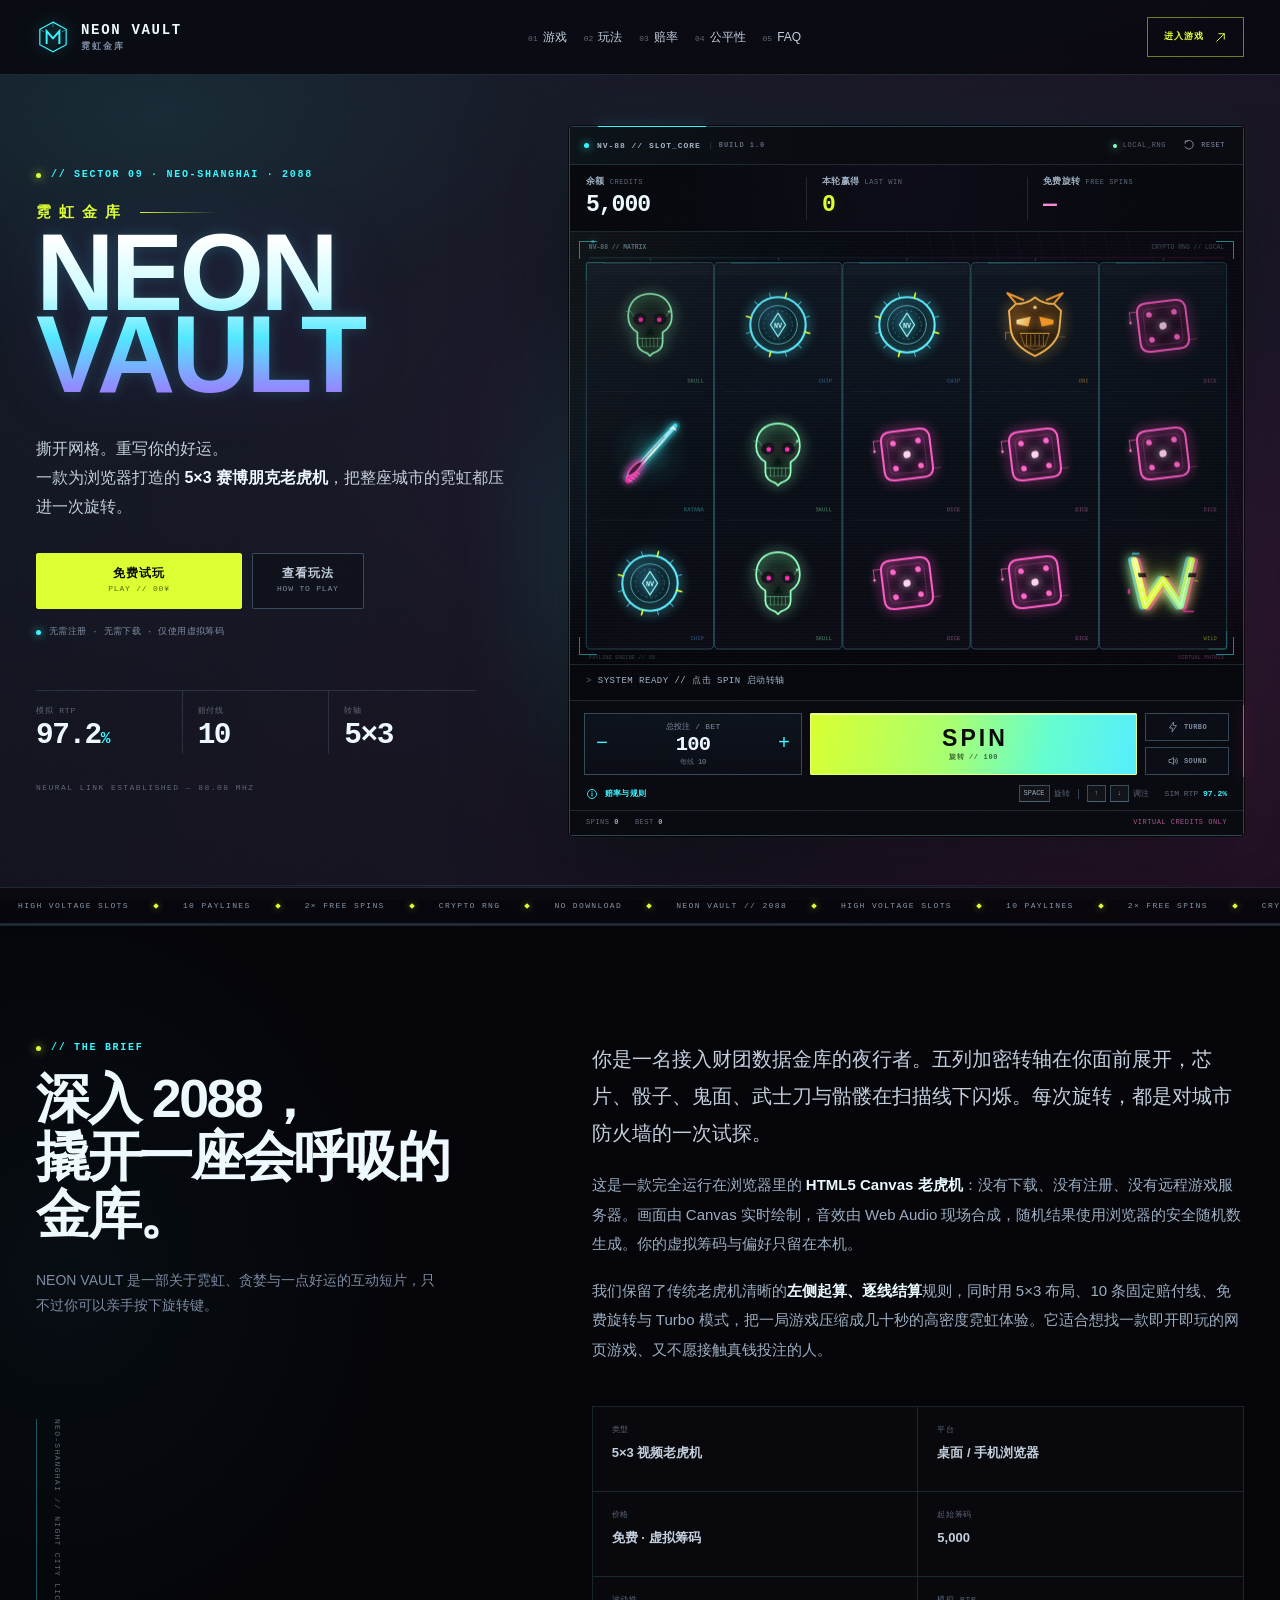
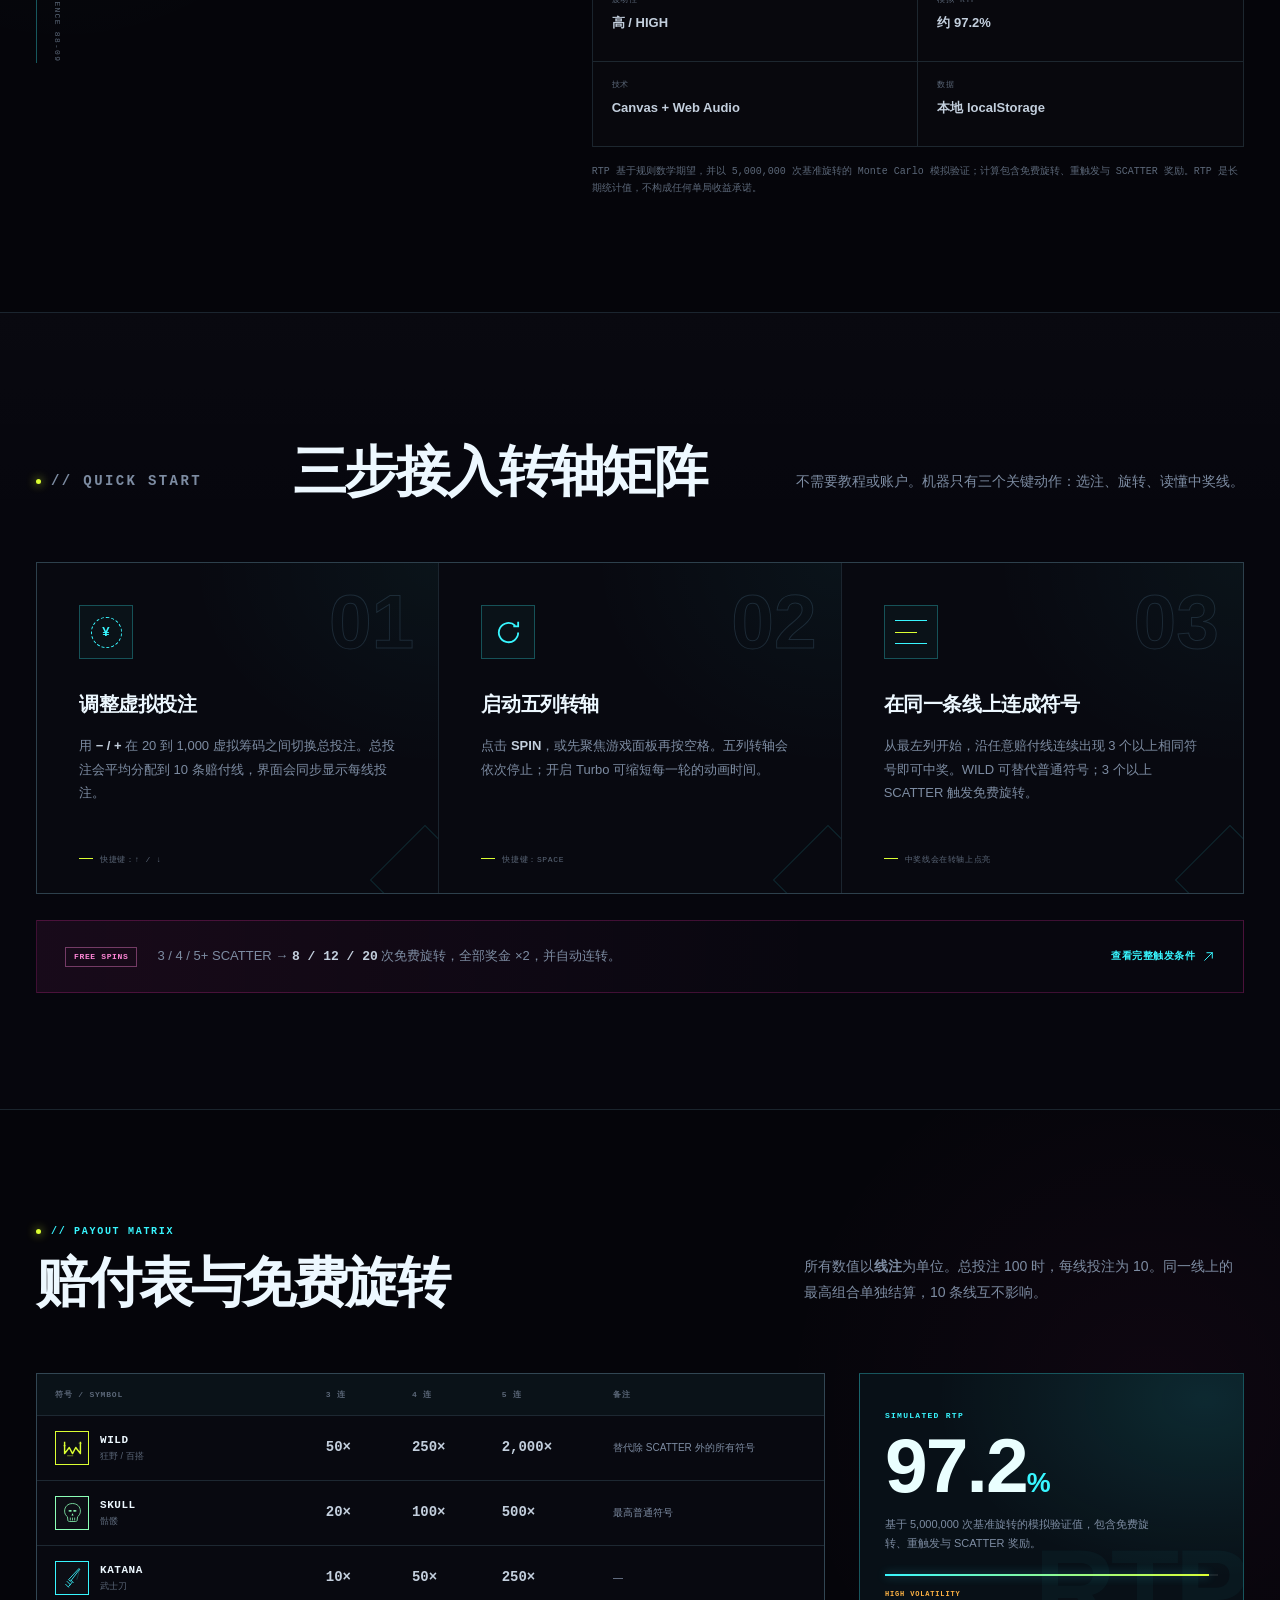
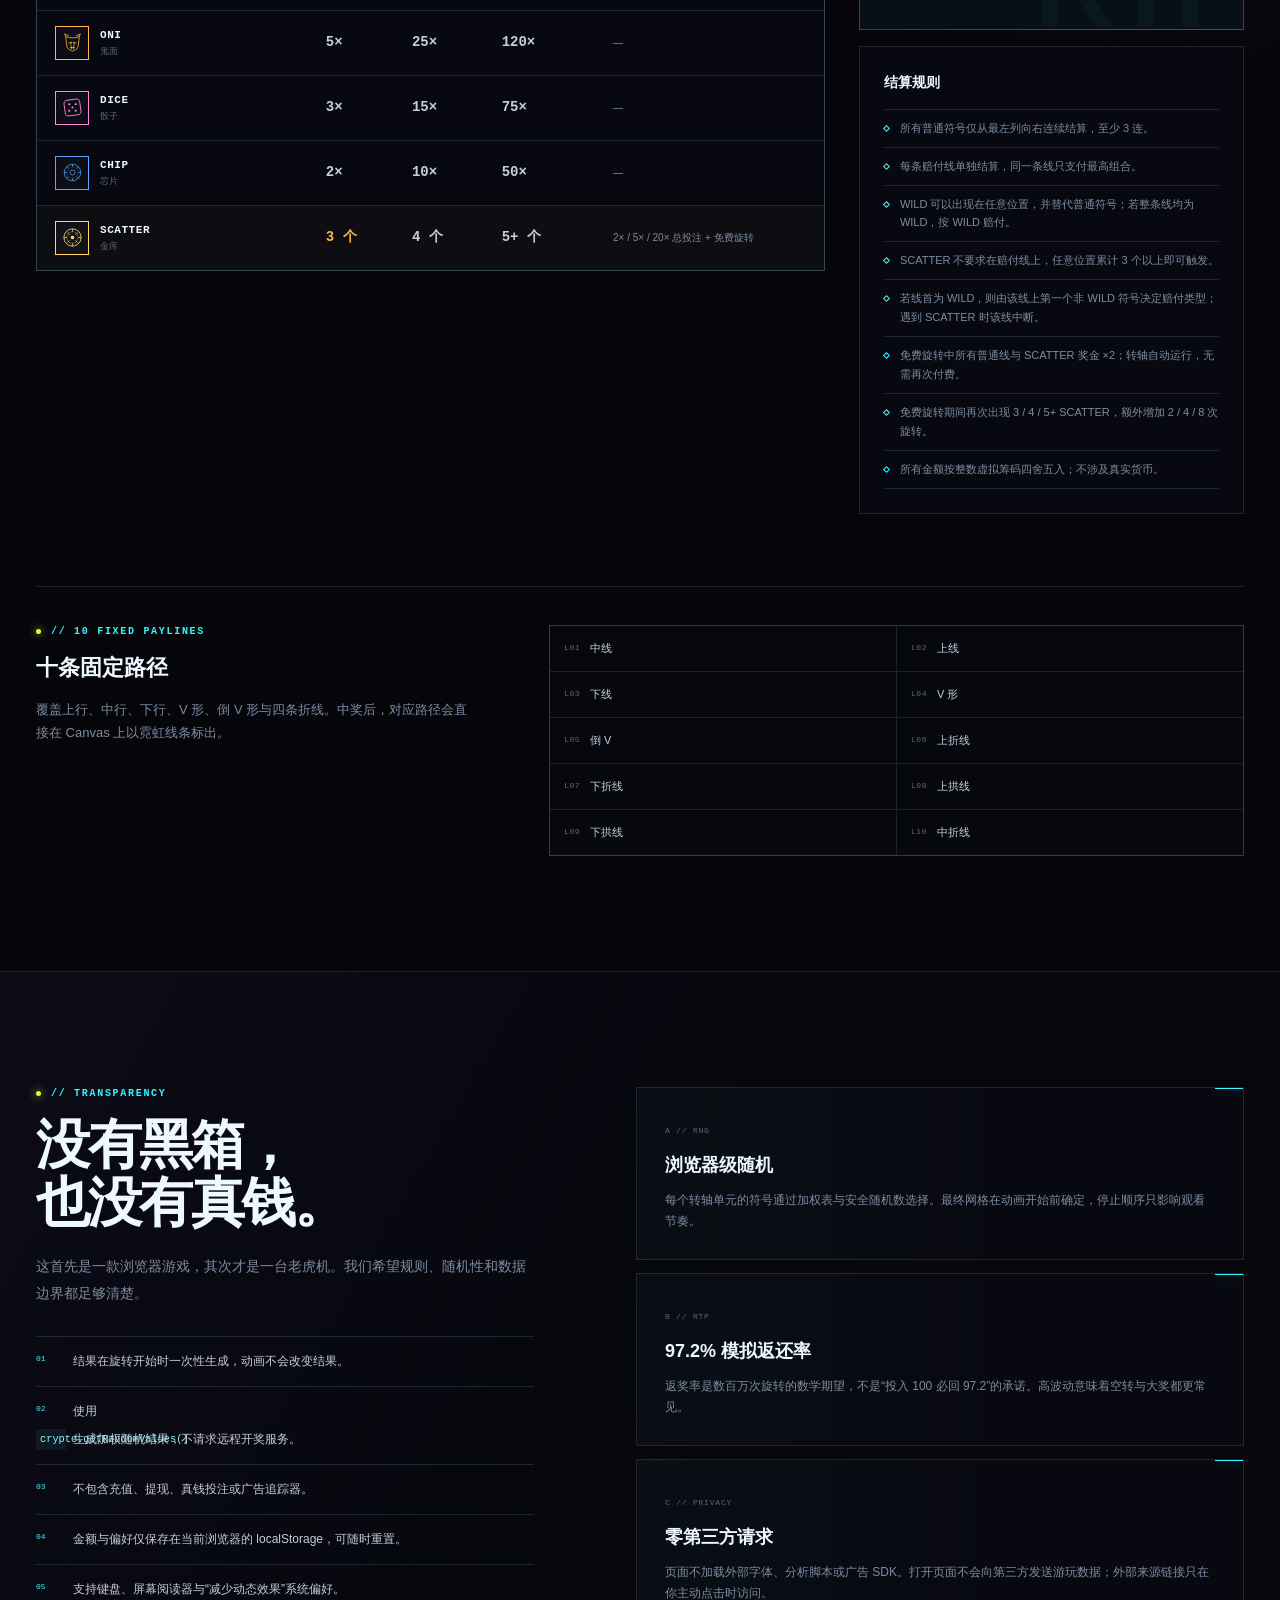
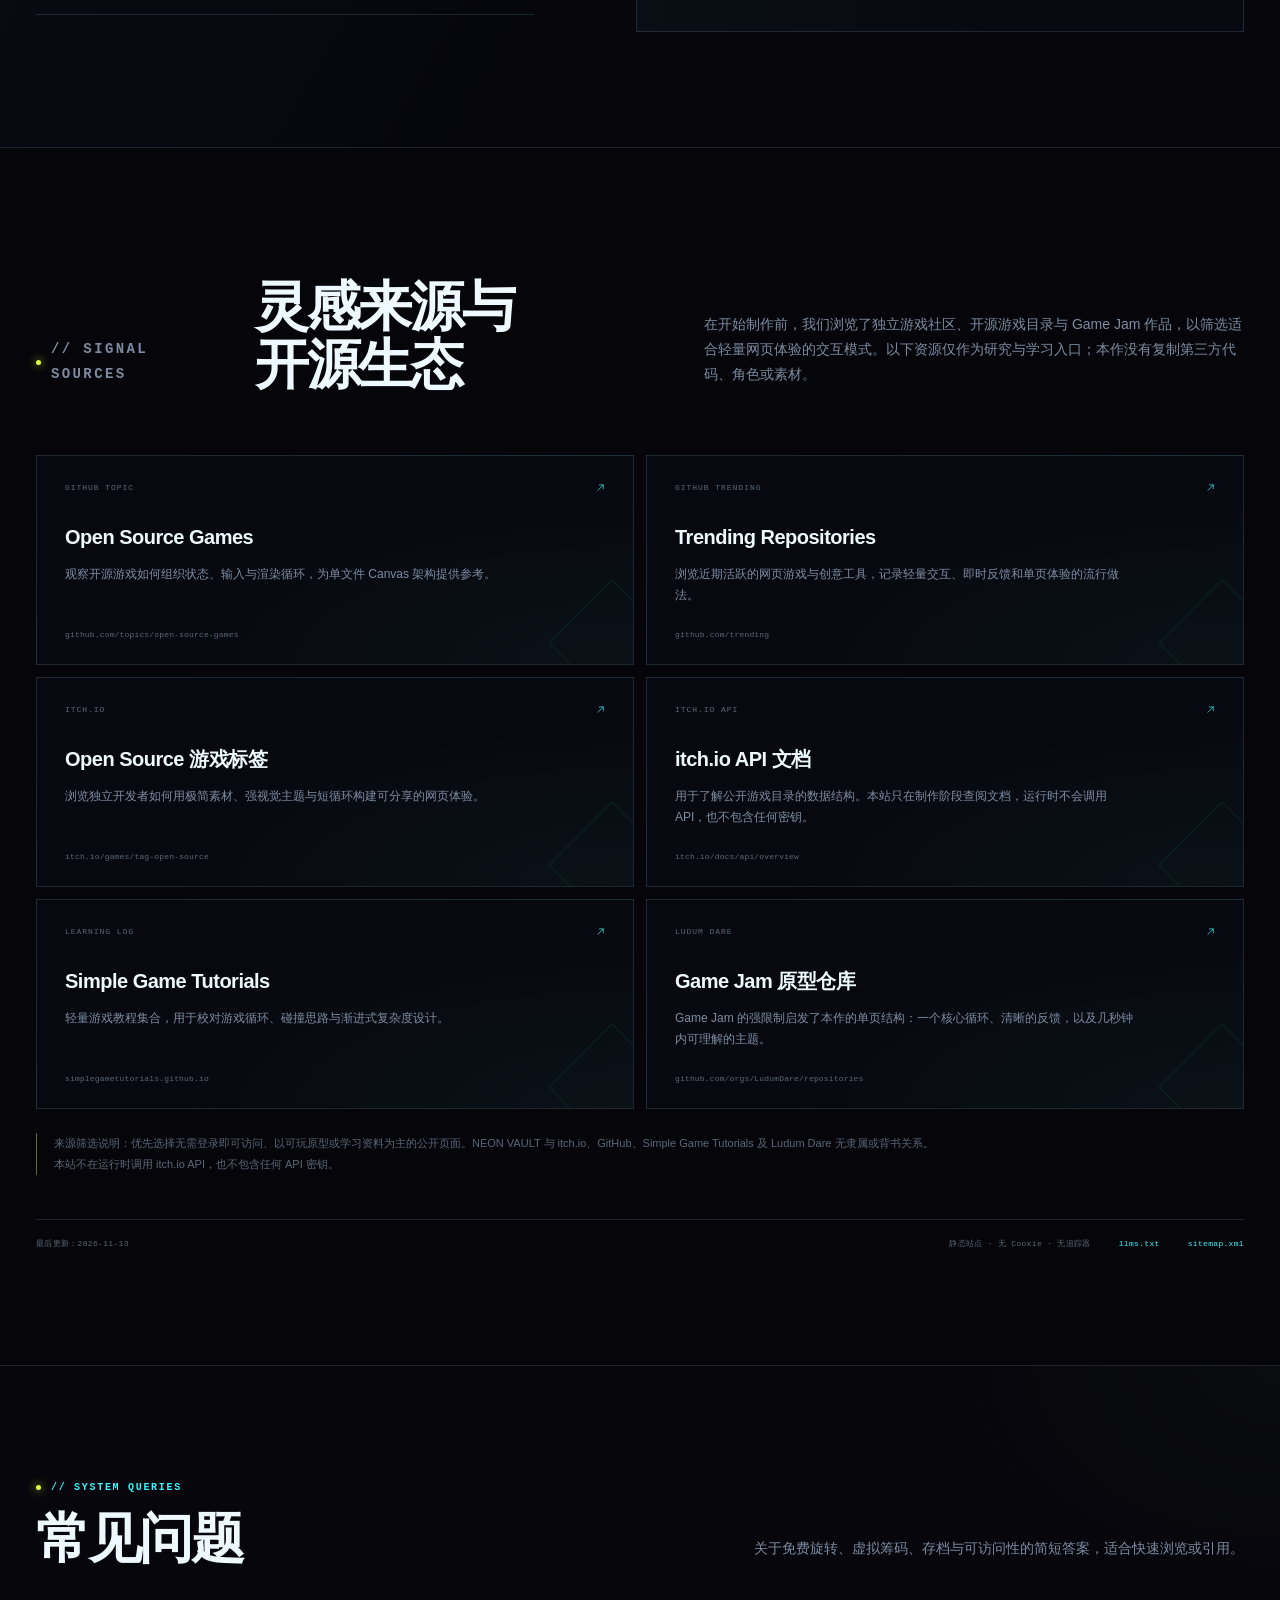
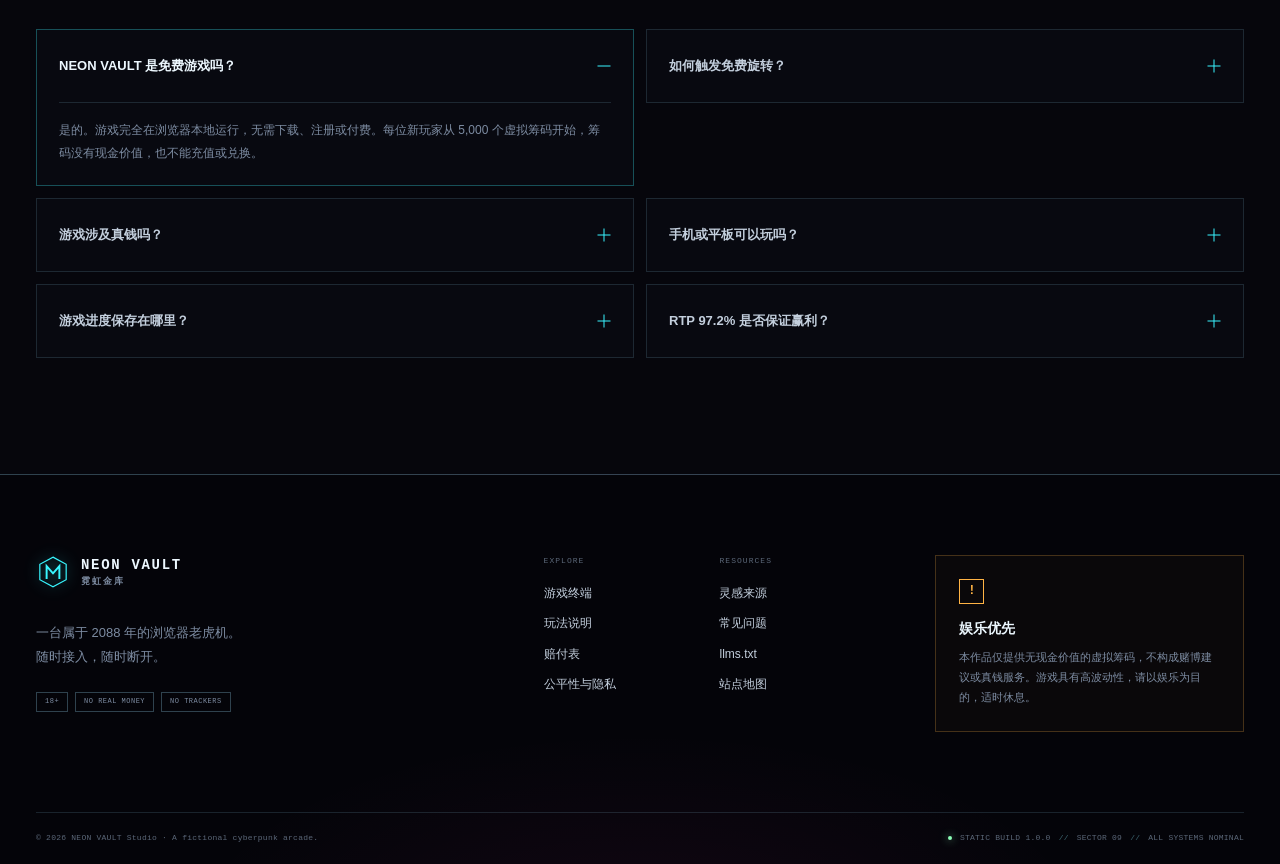
<file: index.html>
<!doctype html>
<html lang="zh-CN" class="no-js">
<head>
  <meta charset="utf-8">
  <meta name="viewport" content="width=device-width, initial-scale=1, viewport-fit=cover">
  <title>NEON VAULT 霓虹金库 | 赛博朋克老虎机 · 免费 H5 游戏</title>
  <meta name="description" content="在浏览器中免费畅玩 NEON VAULT 霓虹金库：一款 5×3 赛博朋克老虎机。10 条赔付线、免费旋转、本地存档与键盘操作。无需下载或注册，仅使用虚拟筹码。">
  <meta name="keywords" content="赛博朋克老虎机, H5 小游戏, 免费老虎机, 在线老虎机, 霓虹金库, NEON VAULT, Canvas 游戏, 浏览器游戏, casino 游戏, cyberpunk slots, HTML5 game">
  <meta name="author" content="NEON VAULT Studio">
  <meta name="robots" content="index, follow, max-image-preview:large, max-snippet:-1, max-video-preview:-1">
  <meta name="theme-color" content="#06060d">
  <meta name="color-scheme" content="dark">
  <meta name="format-detection" content="telephone=no">
  <meta name="application-name" content="NEON VAULT">

  <link rel="canonical" href="https://h5games-hub.vercel.app">
  <link rel="alternate" hreflang="zh-CN" href="https://h5games-hub.vercel.app">
  <link rel="alternate" hreflang="x-default" href="https://h5games-hub.vercel.app">
  <link rel="icon" href="assets/img/favicon.svg" type="image/svg+xml">
  <link rel="mask-icon" href="assets/img/favicon.svg" color="#38f6ff">
  <link rel="apple-touch-icon" href="assets/img/apple-touch-icon.png">
  <link rel="manifest" href="site.webmanifest">
  <link rel="stylesheet" href="assets/css/main.css?v=1.0.0">

  <meta property="og:type" content="website">
  <meta property="og:site_name" content="NEON VAULT">
  <meta property="og:locale" content="zh_CN">
  <meta property="og:title" content="NEON VAULT 霓虹金库 — 赛博朋克 H5 老虎机">
  <meta property="og:description" content="接入 2088 年的霓虹赌场：5×3 转轴、10 条赔付线、2× 免费旋转。无需下载，虚拟筹码即开即玩。">
  <meta property="og:url" content="https://h5games-hub.vercel.app">
  <meta property="og:image" content="https://h5games-hub.vercel.app/assets/img/og-cover.png">
  <meta property="og:image:type" content="image/png">
  <meta property="og:image:width" content="1200">
  <meta property="og:image:height" content="630">
  <meta property="og:image:alt" content="NEON VAULT 霓虹金库赛博朋克老虎机的霓虹灯游戏封面">

  <meta name="twitter:card" content="summary_large_image">
  <meta name="twitter:title" content="NEON VAULT 霓虹金库 — 赛博朋克 H5 老虎机">
  <meta name="twitter:description" content="5×3 霓虹转轴、10 条赔付线、免费旋转。浏览器即开即玩，仅使用虚拟筹码。">
  <meta name="twitter:image" content="https://h5games-hub.vercel.app/assets/img/og-cover.png">
  <meta name="twitter:image:alt" content="NEON VAULT 霓虹金库赛博朋克老虎机游戏封面">

  <link rel="preload" href="assets/js/game.js?v=1.0.0" as="script">
  <script>document.documentElement.classList.remove('no-js');document.documentElement.classList.add('js');</script>
  <script src="assets/js/core.js?v=1.0.0" defer></script>
  <script src="assets/js/symbols.js?v=1.0.0" defer></script>
  <script src="assets/js/renderer.js?v=1.0.0" defer></script>
  <script src="assets/js/game.js?v=1.0.0" defer></script>

  <script type="application/ld+json">
  {
    "@context": "https://schema.org",
    "@graph": [
      {
        "@type": "WebSite",
        "@id": "https://h5games-hub.vercel.app#website",
        "url": "https://h5games-hub.vercel.app",
        "name": "NEON VAULT 霓虹金库",
        "description": "一款可直接在浏览器中游玩的赛博朋克风格老虎机。",
        "inLanguage": "zh-CN",
        "publisher": { "@id": "https://h5games-hub.vercel.app#studio" }
      },
      {
        "@type": "Organization",
        "@id": "https://h5games-hub.vercel.app#studio",
        "name": "NEON VAULT Studio",
        "url": "https://h5games-hub.vercel.app",
        "logo": {
          "@type": "ImageObject",
          "url": "https://h5games-hub.vercel.app/assets/img/favicon.svg"
        }
      },
      {
        "@type": "WebPage",
        "@id": "https://h5games-hub.vercel.app#webpage",
        "url": "https://h5games-hub.vercel.app",
        "name": "NEON VAULT 霓虹金库 | 赛博朋克老虎机 · 免费 H5 游戏",
        "description": "5×3 赛博朋克老虎机，含 10 条赔付线、免费旋转、本地存档和键盘操作。无需注册，仅使用虚拟筹码。",
        "isPartOf": { "@id": "https://h5games-hub.vercel.app#website" },
        "about": { "@id": "https://h5games-hub.vercel.app#game" },
        "primaryImageOfPage": {
          "@type": "ImageObject",
          "url": "https://h5games-hub.vercel.app/assets/img/og-cover.png",
          "width": 1200,
          "height": 630
        },
        "datePublished": "2026-11-12",
        "dateModified": "2026-11-13",
        "inLanguage": "zh-CN",
        "speakable": {
          "@type": "SpeakableSpecification",
          "cssSelector": ["#game-facts", "#about"]
        }
      },
      {
        "@type": "VideoGame",
        "@id": "https://h5games-hub.vercel.app#game",
        "name": "NEON VAULT 霓虹金库",
        "alternateName": "Neon Vault",
        "url": "https://h5games-hub.vercel.app",
        "description": "一款以 2088 年赛博朋克城市为舞台的 HTML5 老虎机。游戏采用 5×3 转轴、10 条固定赔付线、2 倍免费旋转和加密货币级浏览器随机数。所有筹码均为虚拟，不含真钱玩法。",
        "image": "https://h5games-hub.vercel.app/assets/img/og-cover.png",
        "screenshot": "https://h5games-hub.vercel.app/assets/img/og-cover.png",
        "genre": ["Casino", "Slots", "Cyberpunk", "Arcade"],
        "gamePlatform": ["Web browser", "HTML5", "Canvas"],
        "applicationCategory": "GameApplication",
        "operatingSystem": "Any modern browser",
        "browserRequirements": "需要启用 JavaScript，并支持 HTML5 Canvas 与现代 CSS。",
        "isAccessibleForFree": true,
        "offers": {
          "@type": "Offer",
          "price": "0",
          "priceCurrency": "CNY",
          "availability": "https://schema.org/InStock"
        },
        "author": { "@id": "https://h5games-hub.vercel.app#studio" },
        "publisher": { "@id": "https://h5games-hub.vercel.app#studio" },
        "inLanguage": "zh-CN",
        "playMode": "SinglePlayer",
        "contentRating": "18+",
        "datePublished": "2026-11-12",
        "dateModified": "2026-11-13"
      },
      {
        "@type": "HowTo",
        "@id": "https://h5games-hub.vercel.app#howto",
        "name": "如何游玩 NEON VAULT 霓虹金库",
        "description": "用三步开启第一轮赛博朋克老虎机旋转。",
        "step": [
          {
            "@type": "HowToStep",
            "position": 1,
            "name": "调整虚拟投注",
            "text": "使用 − 与 + 按钮或方向键调整每轮总投注。全部投注均为无现金价值的虚拟筹码。"
          },
          {
            "@type": "HowToStep",
            "position": 2,
            "name": "启动转轴",
            "text": "点击 SPIN 或按空格键。五列转轴依次停止，系统会在开始旋转时使用浏览器安全随机数决定结果。"
          },
          {
            "@type": "HowToStep",
            "position": 3,
            "name": "连成赔付组合",
            "text": "在同一赔付线上从左向右连成至少三个相同符号即可中奖，WILD 可替代任意普通符号。三个以上 SCATTER 会触发免费旋转。"
          }
        ]
      },
      {
        "@type": "FAQPage",
        "@id": "https://h5games-hub.vercel.app#faq",
        "mainEntity": [
          {
            "@type": "Question",
            "name": "NEON VAULT 是免费游戏吗？",
            "acceptedAnswer": {
              "@type": "Answer",
              "text": "是的。游戏完全在浏览器本地运行，无需下载、注册或付费。每位新玩家从 5,000 个虚拟筹码开始，筹码没有现金价值，也不能充值或兑换。"
            }
          },
          {
            "@type": "Question",
            "name": "如何触发免费旋转？",
            "acceptedAnswer": {
              "@type": "Answer",
              "text": "任意位置出现 3、4 或 5 个及以上 SCATTER 时，分别获得 8、12 或 20 次免费旋转，同时按 2×、5×、20× 总投注结算 SCATTER 奖励。免费旋转期间所有中奖乘以 2，再次出现 3 个以上 SCATTER 会额外增加 2、4 或 8 次旋转。"
            }
          },
          {
            "@type": "Question",
            "name": "游戏涉及真钱吗？",
            "acceptedAnswer": {
              "@type": "Answer",
              "text": "不涉及。NEON VAULT 是仅使用虚拟筹码的娱乐型 H5 游戏，不提供真钱投注、充值、提现或任何形式的现金奖励。"
            }
          },
          {
            "@type": "Question",
            "name": "手机或平板可以玩吗？",
            "acceptedAnswer": {
              "@type": "Answer",
              "text": "可以。游戏采用响应式布局，支持 iOS、Android、Windows 与 macOS 上的现代浏览器。所有操作按钮均支持触屏，不需要下载应用。"
            }
          },
          {
            "@type": "Question",
            "name": "游戏进度保存在哪里？",
            "acceptedAnswer": {
              "@type": "Answer",
              "text": "虚拟筹码、投注档位、音效与 Turbo 偏好保存在当前浏览器的 localStorage 中，不会上传到服务器。清除浏览器站点数据或点击游戏面板中的 RESET 即可重置进度。"
            }
          },
          {
            "@type": "Question",
            "name": "RTP 97.2% 是否保证赢利？",
            "acceptedAnswer": {
              "@type": "Answer",
              "text": "不保证。RTP 是长期模拟的平均返还比例，不代表任何一局或一次会话的结果。游戏具有较高波动性，短期余额可能明显低于或高于初始值。"
            }
          }
        ]
      }
    ]
  }
  </script>
</head>
<body>
  <a class="skip-link" href="#main">跳到主要内容</a>
  <div class="site-noise" aria-hidden="true"></div>

  <svg class="svg-sprite" xmlns="http://www.w3.org/2000/svg" aria-hidden="true" focusable="false">
    <defs>
      <symbol id="icon-chip" viewBox="0 0 64 64">
        <circle cx="32" cy="32" r="23" fill="none" stroke="currentColor" stroke-width="2"/>
        <circle cx="32" cy="32" r="16" fill="none" stroke="currentColor" stroke-width="1" opacity=".65"/>
        <circle cx="32" cy="32" r="7" fill="none" stroke="currentColor" stroke-width="2"/>
        <path d="M32 9v7M32 48v7M9 32h7M48 32h7M15.7 15.7l5 5M43.3 43.3l5 5M48.3 15.7l-5 5M20.7 43.3l-5 5" stroke="currentColor" stroke-width="2"/>
      </symbol>
      <symbol id="icon-dice" viewBox="0 0 64 64">
        <rect x="10" y="10" width="44" height="44" rx="10" transform="rotate(-8 32 32)" fill="none" stroke="currentColor" stroke-width="2.4"/>
        <circle cx="23" cy="23" r="3" fill="currentColor"/>
        <circle cx="41" cy="23" r="3" fill="currentColor"/>
        <circle cx="32" cy="32" r="3" fill="currentColor"/>
        <circle cx="23" cy="41" r="3" fill="currentColor"/>
        <circle cx="41" cy="41" r="3" fill="currentColor"/>
      </symbol>
      <symbol id="icon-mask" viewBox="0 0 64 64">
        <path d="M13 15c5 3 12 4 19 4s14-1 19-4l-3 26c-1 8-7 12-16 15-9-3-15-7-16-15Z" fill="none" stroke="currentColor" stroke-width="2.2" stroke-linejoin="round"/>
        <path d="m13 15-3-7 11 5M51 15l3-7-11 5M22 33l8-2-4 8M42 33l-8-2 4 8M26 46h12M29 42v8M35 42v8" fill="none" stroke="currentColor" stroke-width="2.2" stroke-linecap="round" stroke-linejoin="round"/>
      </symbol>
      <symbol id="icon-katana" viewBox="0 0 64 64">
        <path d="M52 9 26 43l-5-5L50 7Z" fill="none" stroke="currentColor" stroke-width="2.4" stroke-linejoin="round"/>
        <path d="m27 39 7 7M31 45l-6 8M25 53l-4 4M17 43l8 8M13 51l8 8" fill="none" stroke="currentColor" stroke-width="2.4" stroke-linecap="round"/>
        <path d="M52 9 44 38" stroke="currentColor" stroke-width="1" opacity=".55"/>
      </symbol>
      <symbol id="icon-skull" viewBox="0 0 64 64">
        <path d="M32 7c-13 0-22 9-22 21 0 7 3 12 8 16l1 9c0 3 2 4 5 4h16c3 0 5-1 5-4l1-9c5-4 8-9 8-16C54 16 45 7 32 7Z" fill="none" stroke="currentColor" stroke-width="2.2"/>
        <path d="M20 28c3-4 8-4 11 0-3 3-8 3-11 0ZM33 28c3-4 8-4 11 0-3 3-8 3-11 0ZM32 34l-3 6h6Z" fill="currentColor"/>
        <path d="M26 46v8M32 46v8M38 46v8" stroke="currentColor" stroke-width="2"/>
      </symbol>
      <symbol id="icon-wild" viewBox="0 0 64 64">
        <path d="M10 16v33l13-17 9 17 9-17 13 17V16" fill="none" stroke="currentColor" stroke-width="4" stroke-linejoin="round"/>
        <path d="M6 27h8M49 20h9M17 55h17" stroke="currentColor" stroke-width="2" opacity=".65"/>
      </symbol>
      <symbol id="icon-vault" viewBox="0 0 64 64">
        <circle cx="32" cy="32" r="24" fill="none" stroke="currentColor" stroke-width="2.4"/>
        <circle cx="32" cy="32" r="16" fill="none" stroke="currentColor" stroke-width="1.4" opacity=".7"/>
        <circle cx="32" cy="32" r="5" fill="currentColor"/>
        <path d="M32 8v8M32 48v8M8 32h8M48 32h8M18 18l6 6M40 40l6 6M46 18l-6 6M24 40l-6 6" stroke="currentColor" stroke-width="2"/>
      </symbol>
      <symbol id="icon-spark" viewBox="0 0 24 24">
        <path d="m13 2-8 12h6l-1 8 9-13h-6l0-7Z" fill="none" stroke="currentColor" stroke-width="1.8" stroke-linejoin="round"/>
      </symbol>
      <symbol id="icon-sound" viewBox="0 0 24 24">
        <path d="M4 9v6h4l5 4V5L8 9H4Z" fill="none" stroke="currentColor" stroke-width="1.8" stroke-linejoin="round"/>
        <path class="sound-waves" d="M16 8.5c1.4 1.7 1.4 5.3 0 7M19 6c2.5 3.2 2.5 8.8 0 12" fill="none" stroke="currentColor" stroke-width="1.8" stroke-linecap="round"/>
        <path class="sound-muted" d="m16 9 5 6M21 9l-5 6" fill="none" stroke="currentColor" stroke-width="1.8" stroke-linecap="round"/>
      </symbol>
      <symbol id="icon-reset" viewBox="0 0 24 24">
        <path d="M4 8V4h4M5 5a8 8 0 1 1-1.2 9.4" fill="none" stroke="currentColor" stroke-width="1.8" stroke-linecap="round" stroke-linejoin="round"/>
      </symbol>
      <symbol id="icon-arrow" viewBox="0 0 24 24">
        <path d="M5 19 19 5M9 5h10v10" fill="none" stroke="currentColor" stroke-width="1.8" stroke-linecap="round" stroke-linejoin="round"/>
      </symbol>
      <symbol id="icon-info" viewBox="0 0 24 24">
        <circle cx="12" cy="12" r="9" fill="none" stroke="currentColor" stroke-width="1.8"/>
        <path d="M12 10v6M12 7h.01" stroke="currentColor" stroke-width="2" stroke-linecap="round"/>
      </symbol>
    </defs>
  </svg>

  <header class="site-header" id="top">
    <div class="header-inner">
      <a class="brand" href="#top">
        <svg class="brand-mark" viewBox="0 0 40 40" aria-hidden="true">
          <path d="M20 2.5 35.5 11v18L20 37.5 4.5 29V11Z" fill="none" stroke="currentColor" stroke-width="1.4"/>
          <path d="M12.5 27V13l7.5 8.5L27.5 13v14" fill="none" stroke="currentColor" stroke-width="2.3" stroke-linecap="square"/>
          <path d="M20 2.5v6M4.5 11l5.2 3M35.5 11l-5.2 3" stroke="currentColor" stroke-width="1" opacity=".55"/>
        </svg>
        <span class="brand-copy"><strong>NEON VAULT</strong><small>霓虹金库</small></span>
        <span class="sr-only">首页</span>
      </a>

      <nav class="desktop-nav" aria-label="主导航">
        <a href="#game"><span>01</span>游戏</a>
        <a href="#how-to-play"><span>02</span>玩法</a>
        <a href="#paytable"><span>03</span>赔率</a>
        <a href="#fairness"><span>04</span>公平性</a>
        <a href="#faq"><span>05</span>FAQ</a>
      </nav>

      <div class="header-actions">
        <span class="system-signal" aria-hidden="true"><i></i> SYSTEM ONLINE</span>
        <a class="header-play" href="#game">进入游戏 <svg class="icon"><use href="#icon-arrow"/></svg></a>
        <details class="mobile-nav">
          <summary aria-label="打开导航菜单"><span></span><span></span><span></span></summary>
          <nav aria-label="移动导航">
            <a href="#game">游戏 <span>01</span></a>
            <a href="#how-to-play">玩法 <span>02</span></a>
            <a href="#paytable">赔率 <span>03</span></a>
            <a href="#fairness">公平性 <span>04</span></a>
            <a href="#faq">FAQ <span>05</span></a>
          </nav>
        </details>
      </div>
    </div>
  </header>

  <noscript>
    <div class="noscript-banner">
      <strong>JavaScript 已关闭。</strong> 你仍可阅读完整玩法、赔率与公平性说明，但无法启动画布游戏。
    </div>
  </noscript>

  <main id="main">
    <section class="hero" aria-labelledby="hero-title">
      <div class="hero-grid shell">
        <div class="hero-copy">
          <p class="kicker reveal">// SECTOR 09 · NEO-SHANGHAI · 2088</p>
          <h1 id="hero-title" class="hero-title">
            <span class="hero-title-cn">霓虹金库</span>
            <span class="hero-title-en">NEON<br>VAULT</span>
          </h1>
          <p class="hero-lead">
            撕开网格。重写你的好运。<br>
            一款为浏览器打造的 <strong>5×3 赛博朋克老虎机</strong>，把整座城市的霓虹都压进一次旋转。
          </p>
          <div class="hero-actions">
            <a class="btn btn-primary" href="#game" data-scroll-game>
              <span>免费试玩</span>
              <small>PLAY // 00¥</small>
            </a>
            <a class="btn btn-ghost" href="#how-to-play">
              <span>查看玩法</span>
              <small>HOW TO PLAY</small>
            </a>
          </div>
          <p class="hero-note"><span class="pulse-dot" aria-hidden="true"></span>无需注册 · 无需下载 · 仅使用虚拟筹码</p>

          <dl class="hero-specs" aria-label="游戏速览">
            <div><dt>模拟 RTP</dt><dd>97.2<small>%</small></dd></div>
            <div><dt>赔付线</dt><dd>10</dd></div>
            <div><dt>转轴</dt><dd>5×3</dd></div>
          </dl>
          <p class="hero-rail" aria-hidden="true">NEURAL LINK ESTABLISHED — 88.08 MHz</p>
        </div>

        <article class="machine" id="game" tabindex="0" aria-labelledby="machine-title" aria-describedby="machine-help" aria-keyshortcuts="Space ArrowUp ArrowDown">
          <p class="sr-only" id="machine-help">这是一台五列三行的虚拟老虎机。调整投注后点击旋转按钮，或在此面板聚焦时按空格键旋转、用上下方向键调整投注。中奖结果会通过状态文字播报。</p>
          <div class="machine-glow" aria-hidden="true"></div>

          <div class="machine-topbar">
            <div class="machine-id">
              <span class="machine-led" aria-hidden="true"></span>
              <span id="machine-title">NV-88 // SLOT_CORE</span>
              <span class="machine-build">BUILD 1.0</span>
            </div>
            <div class="machine-actions">
              <span class="machine-net"><i aria-hidden="true"></i> LOCAL_RNG</span>
              <button class="icon-button reset-button" id="resetBtn" type="button">
                <svg class="icon" aria-hidden="true"><use href="#icon-reset"/></svg>
                <span>RESET</span>
                <span class="sr-only">重置游戏会话</span>
              </button>
            </div>
          </div>

          <div class="machine-screen">
            <div class="hud" aria-label="游戏状态">
              <div class="hud-cell">
                <span class="hud-label">余额 <b>CREDITS</b></span>
                <strong class="hud-value" id="creditsValue">5,000</strong>
              </div>
              <div class="hud-cell hud-cell-win">
                <span class="hud-label">本轮赢得 <b>LAST WIN</b></span>
                <strong class="hud-value" id="winValue">0</strong>
              </div>
              <div class="hud-cell hud-cell-free">
                <span class="hud-label">免费旋转 <b>FREE SPINS</b></span>
                <strong class="hud-value" id="freeValue">—</strong>
              </div>
            </div>

            <div class="reels-viewport">
              <canvas id="reelsCanvas" width="1120" height="720" role="img" aria-label="五列三行的赛博朋克老虎机转轴，等待旋转" aria-describedby="machine-help">
                你的浏览器不支持 HTML5 Canvas。你仍可阅读下方的玩法、赔付表与公平性说明。
              </canvas>
              <div class="screen-scanlines" aria-hidden="true"></div>
              <div class="screen-glare" aria-hidden="true"></div>
              <div class="bonus-overlay" id="bonusOverlay" hidden aria-hidden="true">
                <span class="bonus-eyebrow">VAULT BREACH</span>
                <strong class="bonus-title" id="bonusTitle">8 FREE SPINS</strong>
                <span class="bonus-copy" id="bonusCopy">所有奖金 ×2 · 自动连转</span>
              </div>
              <div class="corner-bracket tl" aria-hidden="true"></div>
              <div class="corner-bracket tr" aria-hidden="true"></div>
              <div class="corner-bracket bl" aria-hidden="true"></div>
              <div class="corner-bracket br" aria-hidden="true"></div>
            </div>

            <p class="game-status" id="statusLine" role="status" aria-live="polite" aria-atomic="true">SYSTEM READY // 点击 SPIN 启动转轴</p>

            <div class="control-deck">
              <div class="bet-module" role="group" aria-labelledby="betLabel">
                <button class="stepper" id="betDown" type="button" aria-label="降低投注">−</button>
                <div class="bet-readout">
                  <span id="betLabel">总投注 / BET</span>
                  <strong id="betValue">100</strong>
                  <small>每线 <span id="lineBetValue">10</span></small>
                </div>
                <button class="stepper" id="betUp" type="button" aria-label="提高投注">+</button>
              </div>

              <button class="spin-button" id="spinBtn" type="button">
                <span class="spin-idle">
                  <span class="spin-word">SPIN</span>
                  <small>旋转 // <span id="spinCost">100</span></small>
                </span>
                <span class="spin-busy" aria-hidden="true">REELING<span class="loading-dots">…</span></span>
                <span class="sr-only" id="spinSr">旋转老虎机，花费 100 虚拟筹码</span>
              </button>

              <div class="utility-column">
                <button class="utility-button" id="turboBtn" type="button" aria-pressed="false">
                  <svg class="icon" aria-hidden="true"><use href="#icon-spark"/></svg>
                  <span>TURBO</span>
                  <span class="sr-only" id="turboSr">开启 Turbo 快速旋转</span>
                </button>
                <button class="utility-button sound-button" id="soundBtn" type="button" aria-pressed="false">
                  <svg class="icon" aria-hidden="true"><use href="#icon-sound"/></svg>
                  <span>SOUND</span>
                  <span class="sr-only" id="soundSr">开启音效</span>
                </button>
              </div>
            </div>

            <div class="deck-meta">
              <a class="text-link" href="#paytable"><svg class="icon" aria-hidden="true"><use href="#icon-info"/></svg> 赔率与规则</a>
              <span class="deck-shortcut"><kbd>SPACE</kbd> 旋转 <i></i> <kbd>↑</kbd><kbd>↓</kbd> 调注</span>
              <span class="deck-rtp">SIM RTP <b>97.2%</b></span>
            </div>

            <div class="machine-footer">
              <span>SPINS <b id="totalSpinsValue">0</b></span>
              <span>BEST <b id="bestWinValue">0</b></span>
              <span class="footer-warning">VIRTUAL CREDITS ONLY</span>
            </div>
          </div>
        </article>
      </div>

      <div class="signal-strip" aria-hidden="true">
        <div class="signal-track">
          <span>HIGH VOLTAGE SLOTS</span><i></i>
          <span>10 PAYLINES</span><i></i>
          <span>2× FREE SPINS</span><i></i>
          <span>CRYPTO RNG</span><i></i>
          <span>NO DOWNLOAD</span><i></i>
          <span>NEON VAULT // 2088</span><i></i>
          <span>HIGH VOLTAGE SLOTS</span><i></i>
          <span>10 PAYLINES</span><i></i>
          <span>2× FREE SPINS</span><i></i>
          <span>CRYPTO RNG</span><i></i>
          <span>NO DOWNLOAD</span><i></i>
          <span>NEON VAULT // 2088</span><i></i>
        </div>
      </div>
    </section>

    <section class="section about-section" id="about" aria-labelledby="about-title">
      <div class="shell about-grid">
        <div class="section-intro reveal">
          <p class="kicker">// THE BRIEF</p>
          <h2 id="about-title">深入 2088，<br>撬开一座会呼吸的金库。</h2>
          <p class="section-summary">NEON VAULT 是一部关于霓虹、贪婪与一点好运的互动短片，只不过你可以亲手按下旋转键。</p>
          <div class="vertical-stamp" aria-hidden="true">NEO-SHANGHAI // NIGHT CITY LICENCE 88-09</div>
        </div>

        <div class="about-content" id="game-facts">
          <p class="about-lead">你是一名接入财团数据金库的夜行者。五列加密转轴在你面前展开，芯片、骰子、鬼面、武士刀与骷髅在扫描线下闪烁。每次旋转，都是对城市防火墙的一次试探。</p>
          <p>这是一款完全运行在浏览器里的 <strong>HTML5 Canvas 老虎机</strong>：没有下载、没有注册、没有远程游戏服务器。画面由 Canvas 实时绘制，音效由 Web Audio 现场合成，随机结果使用浏览器的安全随机数生成。你的虚拟筹码与偏好只留在本机。</p>
          <p>我们保留了传统老虎机清晰的<strong>左侧起算、逐线结算</strong>规则，同时用 5×3 布局、10 条固定赔付线、免费旋转与 Turbo 模式，把一局游戏压缩成几十秒的高密度霓虹体验。它适合想找一款即开即玩的网页游戏、又不愿接触真钱投注的人。</p>

          <div class="fact-grid">
            <div><span>类型</span><strong>5×3 视频老虎机</strong></div>
            <div><span>平台</span><strong>桌面 / 手机浏览器</strong></div>
            <div><span>价格</span><strong>免费 · 虚拟筹码</strong></div>
            <div><span>起始筹码</span><strong>5,000</strong></div>
            <div><span>波动性</span><strong>高 / HIGH</strong></div>
            <div><span>模拟 RTP</span><strong>约 97.2%</strong></div>
            <div><span>技术</span><strong>Canvas + Web Audio</strong></div>
            <div><span>数据</span><strong>本地 localStorage</strong></div>
          </div>
          <p class="fact-note">RTP 基于规则数学期望，并以 5,000,000 次基准旋转的 Monte Carlo 模拟验证；计算包含免费旋转、重触发与 SCATTER 奖励。RTP 是长期统计值，不构成任何单局收益承诺。</p>
        </div>
      </div>
    </section>

    <section class="section how-section" id="how-to-play" aria-labelledby="how-title">
      <div class="shell">
        <div class="section-heading reveal">
          <p class="kicker">// QUICK START</p>
          <h2 id="how-title">三步接入转轴矩阵</h2>
          <p>不需要教程或账户。机器只有三个关键动作：选注、旋转、读懂中奖线。</p>
        </div>

        <ol class="step-grid">
          <li class="step-card reveal">
            <span class="step-number" aria-hidden="true">01</span>
            <div class="step-icon" aria-hidden="true">
              <span class="mini-chip">¥</span>
            </div>
            <h3>调整虚拟投注</h3>
            <p>用 <strong>− / +</strong> 在 20 到 1,000 虚拟筹码之间切换总投注。总投注会平均分配到 10 条赔付线，界面会同步显示每线投注。</p>
            <p class="step-tip">快捷键：↑ / ↓</p>
          </li>
          <li class="step-card reveal">
            <span class="step-number" aria-hidden="true">02</span>
            <div class="step-icon spin-glyph" aria-hidden="true">
              <svg viewBox="0 0 48 48"><path d="M40 24a16 16 0 1 1-5-11.5M40 6v8h-8" fill="none" stroke="currentColor" stroke-width="3"/></svg>
            </div>
            <h3>启动五列转轴</h3>
            <p>点击 <strong>SPIN</strong>，或先聚焦游戏面板再按空格。五列转轴会依次停止；开启 Turbo 可缩短每一轮的动画时间。</p>
            <p class="step-tip">快捷键：SPACE</p>
          </li>
          <li class="step-card reveal">
            <span class="step-number" aria-hidden="true">03</span>
            <div class="step-icon" aria-hidden="true">
              <span class="line-glyph"><i></i><i></i><i></i></span>
            </div>
            <h3>在同一条线上连成符号</h3>
            <p>从最左列开始，沿任意赔付线连续出现 3 个以上相同符号即可中奖。WILD 可替代普通符号；3 个以上 SCATTER 触发免费旋转。</p>
            <p class="step-tip">中奖线会在转轴上点亮</p>
          </li>
        </ol>

        <div class="info-ribbon reveal">
          <div>
            <span class="ribbon-label">FREE SPINS</span>
            <p>3 / 4 / 5+ SCATTER → <strong>8 / 12 / 20</strong> 次免费旋转，全部奖金 ×2，并自动连转。</p>
          </div>
          <a class="text-link" href="#paytable">查看完整触发条件 <svg class="icon" aria-hidden="true"><use href="#icon-arrow"/></svg></a>
        </div>
      </div>
    </section>

    <section class="section paytable-section" id="paytable" aria-labelledby="paytable-title">
      <div class="shell">
        <div class="section-heading paytable-heading reveal">
          <div>
            <p class="kicker">// PAYOUT MATRIX</p>
            <h2 id="paytable-title">赔付表与免费旋转</h2>
          </div>
          <p>所有数值以<strong>线注</strong>为单位。总投注 100 时，每线投注为 10。同一线上的最高组合单独结算，10 条线互不影响。</p>
        </div>

        <div class="paytable-layout">
          <div class="table-panel reveal">
            <div class="table-scroll">
              <table>
                <caption class="sr-only">NEON VAULT 符号在 3、4、5 连时的线注赔付倍数</caption>
                <thead>
                  <tr>
                    <th scope="col">符号 / SYMBOL</th>
                    <th scope="col">3 连</th>
                    <th scope="col">4 连</th>
                    <th scope="col">5 连</th>
                    <th scope="col">备注</th>
                  </tr>
                </thead>
                <tbody>
                  <tr>
                    <th scope="row"><span class="symbol-name"><span class="symbol-badge tone-acid"><svg aria-hidden="true"><use href="#icon-wild"/></svg></span><span><b>WILD</b><small>狂野 / 百搭</small></span></span></th>
                    <td>50×</td><td>250×</td><td>2,000×</td>
                    <td>替代除 SCATTER 外的所有符号</td>
                  </tr>
                  <tr>
                    <th scope="row"><span class="symbol-name"><span class="symbol-badge tone-lime"><svg aria-hidden="true"><use href="#icon-skull"/></svg></span><span><b>SKULL</b><small>骷髅</small></span></span></th>
                    <td>20×</td><td>100×</td><td>500×</td>
                    <td>最高普通符号</td>
                  </tr>
                  <tr>
                    <th scope="row"><span class="symbol-name"><span class="symbol-badge tone-cyan"><svg aria-hidden="true"><use href="#icon-katana"/></svg></span><span><b>KATANA</b><small>武士刀</small></span></span></th>
                    <td>10×</td><td>50×</td><td>250×</td>
                    <td>—</td>
                  </tr>
                  <tr>
                    <th scope="row"><span class="symbol-name"><span class="symbol-badge tone-amber"><svg aria-hidden="true"><use href="#icon-mask"/></svg></span><span><b>ONI</b><small>鬼面</small></span></span></th>
                    <td>5×</td><td>25×</td><td>120×</td>
                    <td>—</td>
                  </tr>
                  <tr>
                    <th scope="row"><span class="symbol-name"><span class="symbol-badge tone-magenta"><svg aria-hidden="true"><use href="#icon-dice"/></svg></span><span><b>DICE</b><small>骰子</small></span></span></th>
                    <td>3×</td><td>15×</td><td>75×</td>
                    <td>—</td>
                  </tr>
                  <tr>
                    <th scope="row"><span class="symbol-name"><span class="symbol-badge tone-blue"><svg aria-hidden="true"><use href="#icon-chip"/></svg></span><span><b>CHIP</b><small>芯片</small></span></span></th>
                    <td>2×</td><td>10×</td><td>50×</td>
                    <td>—</td>
                  </tr>
                  <tr class="scatter-row">
                    <th scope="row"><span class="symbol-name"><span class="symbol-badge tone-gold"><svg aria-hidden="true"><use href="#icon-vault"/></svg></span><span><b>SCATTER</b><small>金库</small></span></span></th>
                    <td>3 个</td><td>4 个</td><td>5+ 个</td>
                    <td>2× / 5× / 20× 总投注 + 免费旋转</td>
                  </tr>
                </tbody>
              </table>
            </div>
            <p class="scroll-note">小屏幕下可横向滑动查看完整赔付表。</p>
          </div>

          <aside class="paytable-aside" aria-label="赔付与免费旋转说明">
            <div class="rtp-card reveal">
              <span class="rtp-label">SIMULATED RTP</span>
              <strong>97.2<small>%</small></strong>
              <p>基于 5,000,000 次基准旋转的模拟验证值，包含免费旋转、重触发与 SCATTER 奖励。</p>
              <div class="rtp-meter" aria-hidden="true"><i></i></div>
              <span class="volatility-tag">HIGH VOLATILITY</span>
            </div>

            <div class="rules-card reveal">
              <h3>结算规则</h3>
              <ul>
                <li>所有普通符号仅从最左列向右连续结算，至少 3 连。</li>
                <li>每条赔付线单独结算，同一条线只支付最高组合。</li>
                <li>WILD 可以出现在任意位置，并替代普通符号；若整条线均为 WILD，按 WILD 赔付。</li>
                <li>SCATTER 不要求在赔付线上，任意位置累计 3 个以上即可触发。</li>
                <li>若线首为 WILD，则由该线上第一个非 WILD 符号决定赔付类型；遇到 SCATTER 时该线中断。</li>
                <li>免费旋转中所有普通线与 SCATTER 奖金 ×2；转轴自动运行，无需再次付费。</li>
                <li>免费旋转期间再次出现 3 / 4 / 5+ SCATTER，额外增加 2 / 4 / 8 次旋转。</li>
                <li>所有金额按整数虚拟筹码四舍五入；不涉及真实货币。</li>
              </ul>
            </div>
          </aside>
        </div>

        <div class="line-patterns reveal">
          <div>
            <span class="kicker">// 10 FIXED PAYLINES</span>
            <h3>十条固定路径</h3>
            <p>覆盖上行、中行、下行、V 形、倒 V 形与四条折线。中奖后，对应路径会直接在 Canvas 上以霓虹线条标出。</p>
          </div>
          <ol class="line-list" aria-label="赔付线形状">
            <li><span>L01</span> 中线</li>
            <li><span>L02</span> 上线</li>
            <li><span>L03</span> 下线</li>
            <li><span>L04</span> V 形</li>
            <li><span>L05</span> 倒 V</li>
            <li><span>L06</span> 上折线</li>
            <li><span>L07</span> 下折线</li>
            <li><span>L08</span> 上拱线</li>
            <li><span>L09</span> 下拱线</li>
            <li><span>L10</span> 中折线</li>
          </ol>
        </div>
      </div>
    </section>

    <section class="section fairness-section" id="fairness" aria-labelledby="fairness-title">
      <div class="shell fairness-grid">
        <div class="some-panel reveal">
          <p class="kicker">// TRANSPARENCY</p>
          <h2 id="fairness-title">没有黑箱，<br>也没有真钱。</h2>
          <p>这首先是一款浏览器游戏，其次才是一台老虎机。我们希望规则、随机性和数据边界都足够清楚。</p>
          <ul class="check-list">
            <li><span>01</span>结果在旋转开始时一次性生成，动画不会改变结果。</li>
            <li><span>02</span>使用 <code>crypto.getRandomValues()</code> 生成加权随机结果，不请求远程开奖服务。</li>
            <li><span>03</span>不包含充值、提现、真钱投注或广告追踪器。</li>
            <li><span>04</span>金额与偏好仅保存在当前浏览器的 localStorage，可随时重置。</li>
            <li><span>05</span>支持键盘、屏幕阅读器与“减少动态效果”系统偏好。</li>
          </ul>
        </div>

        <div class="fairness-cards">
          <article class="fair-card reveal">
            <span class="fair-index">A // RNG</span>
            <h3>浏览器级随机</h3>
            <p>每个转轴单元的符号通过加权表与安全随机数选择。最终网格在动画开始前确定，停止顺序只影响观看节奏。</p>
          </article>
          <article class="fair-card reveal">
            <span class="fair-index">B // RTP</span>
            <h3>97.2% 模拟返还率</h3>
            <p>返奖率是数百万次旋转的数学期望，不是“投入 100 必回 97.2”的承诺。高波动意味着空转与大奖都更常见。</p>
          </article>
          <article class="fair-card reveal">
            <span class="fair-index">C // PRIVACY</span>
            <h3>零第三方请求</h3>
            <p>页面不加载外部字体、分析脚本或广告 SDK。打开页面不会向第三方发送游玩数据；外部来源链接只在你主动点击时访问。</p>
          </article>
        </div>
      </div>
    </section>

    <section class="section sources-section" id="sources" aria-labelledby="sources-title">
      <div class="shell">
        <div class="section-heading reveal">
          <p class="kicker">// SIGNAL SOURCES</p>
          <h2 id="sources-title">灵感来源与开源生态</h2>
          <p>在开始制作前，我们浏览了独立游戏社区、开源游戏目录与 Game Jam 作品，以筛选适合轻量网页体验的交互模式。以下资源仅作为研究与学习入口；本作没有复制第三方代码、角色或素材。</p>
        </div>

        <div class="source-grid">
          <a class="source-card reveal" href="https://github.com/topics/open-source-games" target="_blank" rel="noopener noreferrer">
            <span class="source-meta">GITHUB TOPIC <svg class="icon" aria-hidden="true"><use href="#icon-arrow"/></svg></span>
            <h3>Open Source Games</h3>
            <p>观察开源游戏如何组织状态、输入与渲染循环，为单文件 Canvas 架构提供参考。</p>
            <span class="source-url">github.com/topics/open-source-games</span>
          </a>
          <a class="source-card reveal" href="https://github.com/trending" target="_blank" rel="noopener noreferrer">
            <span class="source-meta">GITHUB TRENDING <svg class="icon" aria-hidden="true"><use href="#icon-arrow"/></svg></span>
            <h3>Trending Repositories</h3>
            <p>浏览近期活跃的网页游戏与创意工具，记录轻量交互、即时反馈和单页体验的流行做法。</p>
            <span class="source-url">github.com/trending</span>
          </a>
          <a class="source-card reveal" href="https://itch.io/games/tag-open-source" target="_blank" rel="noopener noreferrer">
            <span class="source-meta">ITCH.IO <svg class="icon" aria-hidden="true"><use href="#icon-arrow"/></svg></span>
            <h3>Open Source 游戏标签</h3>
            <p>浏览独立开发者如何用极简素材、强视觉主题与短循环构建可分享的网页体验。</p>
            <span class="source-url">itch.io/games/tag-open-source</span>
          </a>
          <a class="source-card reveal" href="https://itch.io/docs/api/overview" target="_blank" rel="noopener noreferrer">
            <span class="source-meta">ITCH.IO API <svg class="icon" aria-hidden="true"><use href="#icon-arrow"/></svg></span>
            <h3>itch.io API 文档</h3>
            <p>用于了解公开游戏目录的数据结构。本站只在制作阶段查阅文档，运行时不会调用 API，也不包含任何密钥。</p>
            <span class="source-url">itch.io/docs/api/overview</span>
          </a>
          <a class="source-card reveal" href="https://simplegametutorials.github.io/" target="_blank" rel="noopener noreferrer">
            <span class="source-meta">LEARNING LOG <svg class="icon" aria-hidden="true"><use href="#icon-arrow"/></svg></span>
            <h3>Simple Game Tutorials</h3>
            <p>轻量游戏教程集合，用于校对游戏循环、碰撞思路与渐进式复杂度设计。</p>
            <span class="source-url">simplegametutorials.github.io</span>
          </a>
          <a class="source-card reveal" href="https://github.com/orgs/LudumDare/repositories" target="_blank" rel="noopener noreferrer">
            <span class="source-meta">LUDUM DARE <svg class="icon" aria-hidden="true"><use href="#icon-arrow"/></svg></span>
            <h3>Game Jam 原型仓库</h3>
            <p>Game Jam 的强限制启发了本作的单页结构：一个核心循环、清晰的反馈，以及几秒钟内可理解的主题。</p>
            <span class="source-url">github.com/orgs/LudumDare/repositories</span>
          </a>
        </div>

        <p class="source-disclosure reveal">来源筛选说明：优先选择无需登录即可访问、以可玩原型或学习资料为主的公开页面。NEON VAULT 与 itch.io、GitHub、Simple Game Tutorials 及 Ludum Dare 无隶属或背书关系。本站不在运行时调用 itch.io API，也不包含任何 API 密钥。</p>

        <div class="meta-strip reveal">
          <span>最后更新：2026-11-13</span>
          <span>静态站点 · 无 Cookie · 无追踪器</span>
          <a href="llms.txt">llms.txt</a>
          <a href="sitemap.xml">sitemap.xml</a>
        </div>
      </div>
    </section>

    <section class="section faq-section" id="faq" aria-labelledby="faq-title">
      <div class="shell">
        <div class="section-heading faq-heading reveal">
          <div>
            <p class="kicker">// SYSTEM QUERIES</p>
            <h2 id="faq-title">常见问题</h2>
          </div>
          <p>关于免费旋转、虚拟筹码、存档与可访问性的简短答案，适合快速浏览或引用。</p>
        </div>

        <div class="faq-grid">
          <details class="faq-item reveal" open>
            <summary><span>NEON VAULT 是免费游戏吗？</span><i aria-hidden="true"></i></summary>
            <div class="faq-answer"><p>是的。游戏完全在浏览器本地运行，无需下载、注册或付费。每位新玩家从 5,000 个虚拟筹码开始，筹码没有现金价值，也不能充值或兑换。</p></div>
          </details>
          <details class="faq-item reveal">
            <summary><span>如何触发免费旋转？</span><i aria-hidden="true"></i></summary>
            <div class="faq-answer"><p>任意位置出现 3、4 或 5 个及以上 SCATTER 时，分别获得 8、12 或 20 次免费旋转，同时按 2×、5×、20× 总投注结算 SCATTER 奖励。免费旋转期间所有中奖乘以 2，再次出现 3 个以上 SCATTER 会额外增加 2、4 或 8 次旋转。</p></div>
          </details>
          <details class="faq-item reveal">
            <summary><span>游戏涉及真钱吗？</span><i aria-hidden="true"></i></summary>
            <div class="faq-answer"><p>不涉及。NEON VAULT 是仅使用虚拟筹码的娱乐型 H5 游戏，不提供真钱投注、充值、提现或任何形式的现金奖励。</p></div>
          </details>
          <details class="faq-item reveal">
            <summary><span>手机或平板可以玩吗？</span><i aria-hidden="true"></i></summary>
            <div class="faq-answer"><p>可以。游戏采用响应式布局，支持 iOS、Android、Windows 与 macOS 上的现代浏览器。所有操作按钮均支持触屏，不需要下载应用。</p></div>
          </details>
          <details class="faq-item reveal">
            <summary><span>游戏进度保存在哪里？</span><i aria-hidden="true"></i></summary>
            <div class="faq-answer"><p>虚拟筹码、投注档位、音效与 Turbo 偏好保存在当前浏览器的 localStorage 中，不会上传到服务器。清除浏览器站点数据或点击游戏面板中的 RESET 即可重置进度。</p></div>
          </details>
          <details class="faq-item reveal">
            <summary><span>RTP 97.2% 是否保证赢利？</span><i aria-hidden="true"></i></summary>
            <div class="faq-answer"><p>不保证。RTP 是长期模拟的平均返还比例，不代表任何一局或一次会话的结果。游戏具有较高波动性，短期余额可能明显低于或高于初始值。</p></div>
          </details>
        </div>
      </div>
    </section>
  </main>

  <footer class="site-footer" aria-labelledby="footer-title">
    <div class="footer-top shell">
      <div class="footer-brand">
        <a class="brand" href="#top">
          <svg class="brand-mark" viewBox="0 0 40 40" aria-hidden="true">
            <path d="M20 2.5 35.5 11v18L20 37.5 4.5 29V11Z" fill="none" stroke="currentColor" stroke-width="1.4"/>
            <path d="M12.5 27V13l7.5 8.5L27.5 13v14" fill="none" stroke="currentColor" stroke-width="2.3" stroke-linecap="square"/>
          </svg>
          <span class="brand-copy"><strong>NEON VAULT</strong><small>霓虹金库</small></span>
          <span class="sr-only">返回顶部</span>
        </a>
        <p id="footer-title">一台属于 2088 年的浏览器老虎机。<br>随时接入，随时断开。</p>
        <div class="footer-badges"><span>18+</span><span>NO REAL MONEY</span><span>NO TRACKERS</span></div>
      </div>

      <nav class="footer-nav" aria-label="页脚导航">
        <div>
          <h2>EXPLORE</h2>
          <a href="#game">游戏终端</a>
          <a href="#how-to-play">玩法说明</a>
          <a href="#paytable">赔付表</a>
          <a href="#fairness">公平性与隐私</a>
        </div>
        <div>
          <h2>RESOURCES</h2>
          <a href="#sources">灵感来源</a>
          <a href="#faq">常见问题</a>
          <a href="llms.txt">llms.txt</a>
          <a href="sitemap.xml">站点地图</a>
        </div>
      </nav>

      <div class="responsible-card">
        <span class="responsible-icon" aria-hidden="true">!</span>
        <h2>娱乐优先</h2>
        <p>本作品仅提供无现金价值的虚拟筹码，不构成赌博建议或真钱服务。游戏具有高波动性，请以娱乐为目的，适时休息。</p>
      </div>
    </div>

    <div class="footer-bottom shell">
      <p>© <span id="copyrightYear">2026</span> NEON VAULT Studio · A fictional cyberpunk arcade.</p>
      <p class="footer-system"><i aria-hidden="true"></i> STATIC BUILD 1.0.0 <span>//</span> SECTOR 09 <span>//</span> ALL SYSTEMS NOMINAL</p>
    </div>
  </footer>

  <dialog class="reset-dialog" id="resetDialog" aria-labelledby="resetTitle">
    <form method="dialog">
      <button class="dialog-close" value="cancel" aria-label="关闭重置窗口">×</button>
      <p class="kicker">// SESSION RESET</p>
      <h2 id="resetTitle">断开并重置本局？</h2>
      <p>本地虚拟筹码将恢复至 <strong>5,000</strong>，投注恢复到 100，本轮会话的旋转次数与最高赢得也会清零。此操作无法撤销。</p>
      <div class="dialog-actions">
        <button class="btn btn-ghost" value="cancel">保留进度</button>
        <button class="btn btn-danger" value="confirm">确认重置</button>
      </div>
    </form>
  </dialog>

</body>
</html>
</file>
<file: assets/css/main.css>
/* ==========================================================================
   NEON VAULT — cyberpunk H5 slot
   Design tokens
   ========================================================================== */
:root {
  --bg: #05050a;
  --bg-deep: #030307;
  --surface: #0a0b13;
  --surface-2: #0e101b;
  --surface-3: #121522;
  --ink: #edf8ff;
  --ink-soft: #c3cfdd;
  --muted: #7d8ca2;
  --muted-2: #5b6778;
  --cyan: #38f6ff;
  --cyan-soft: #89fbff;
  --magenta: #ff2fb3;
  --magenta-soft: #ff86d7;
  --acid: #dcff32;
  --lime: #8cffb7;
  --amber: #ffb344;
  --violet: #8b7cff;
  --line: rgba(157, 225, 255, 0.14);
  --line-strong: rgba(157, 225, 255, 0.28);
  --danger: #ff5a5a;
  --display: Impact, Haettenschweiler, "Arial Narrow Bold", "Arial Black", "Bahnschrift Condensed", sans-serif;
  --body: "Segoe UI Variable", "Segoe UI", "SF Pro Text", -apple-system, BlinkMacSystemFont, "PingFang SC", "Hiragino Sans GB", "Microsoft YaHei UI", "Microsoft YaHei", sans-serif;
  --mono: "Cascadia Code", "SFMono-Regular", "Cascadia Mono", Consolas, "Liberation Mono", monospace;
  --shell: 1360px;
  --gutter: clamp(16px, 3vw, 36px);
  --radius: 4px;
  --ease-out: cubic-bezier(0.22, 1, 0.36, 1);
  --ease-spring: cubic-bezier(0.34, 1.56, 0.64, 1);
}

/* ==========================================================================
   Base
   ========================================================================== */
*,
*::before,
*::after {
  box-sizing: border-box;
}

html {
  scroll-behavior: smooth;
  scroll-padding-top: 96px;
  background: var(--bg-deep);
}

body {
  margin: 0;
  min-width: 320px;
  overflow-x: hidden;
  background:
    radial-gradient(circle at 4% -8%, rgba(56, 246, 255, 0.10), transparent 30%),
    radial-gradient(circle at 96% 8%, rgba(255, 47, 179, 0.09), transparent 30%),
    linear-gradient(180deg, #07070f 0%, var(--bg) 42%, #06060c 100%);
  color: var(--ink);
  font-family: var(--body);
  font-size: 16px;
  line-height: 1.7;
  -webkit-font-smoothing: antialiased;
  text-rendering: optimizeLegibility;
}

body::before {
  content: "";
  position: fixed;
  inset: 0;
  z-index: -2;
  pointer-events: none;
  background-image:
    linear-gradient(rgba(84, 197, 255, 0.032) 1px, transparent 1px),
    linear-gradient(90deg, rgba(84, 197, 255, 0.032) 1px, transparent 1px);
  background-size: 72px 72px;
  mask-image: linear-gradient(to bottom, rgba(0, 0, 0, 0.8), transparent 70%);
}

body::after {
  content: "";
  position: fixed;
  inset: 0;
  z-index: -1;
  pointer-events: none;
  background:
    radial-gradient(ellipse at 50% 120%, rgba(255, 47, 179, 0.08), transparent 55%),
    linear-gradient(90deg, transparent 49.8%, rgba(56, 246, 255, 0.035) 50%, transparent 50.2%);
}

::selection {
  background: var(--acid);
  color: #050508;
}

h1, h2, h3, h4, p, dl, dd, figure {
  margin: 0;
}

ul, ol {
  margin: 0;
  padding: 0;
}

a {
  color: inherit;
  text-decoration: none;
}

button,
summary,
a {
  -webkit-tap-highlight-color: transparent;
}

button {
  font: inherit;
  color: inherit;
}

button:not(:disabled),
summary {
  cursor: pointer;
}

img, svg, canvas {
  max-width: 100%;
}

code, kbd {
  font-family: var(--mono);
}

:focus-visible {
  outline: 2px solid var(--acid);
  outline-offset: 3px;
}

[hidden] {
  display: none !important;
}

.sr-only {
  position: absolute !important;
  width: 1px !important;
  height: 1px !important;
  padding: 0 !important;
  margin: -1px !important;
  overflow: hidden !important;
  clip: rect(0, 0, 0, 0) !important;
  white-space: nowrap !important;
  border: 0 !important;
}

.skip-link {
  position: fixed;
  top: 10px;
  left: 10px;
  z-index: 1000;
  padding: 12px 18px;
  background: var(--acid);
  color: #050508;
  font: 700 12px/1.2 var(--mono);
  text-transform: uppercase;
  transform: translateY(-200%);
  transition: transform 180ms ease;
}

.skip-link:focus {
  transform: translateY(0);
}

.shell {
  width: min(var(--shell), calc(100% - (var(--gutter) * 2)));
  margin-inline: auto;
}

.svg-sprite {
  position: absolute;
  width: 0;
  height: 0;
  overflow: hidden;
}

.icon {
  width: 1.15em;
  height: 1.15em;
  fill: none;
  flex: 0 0 auto;
}

.site-noise {
  position: fixed;
  inset: 0;
  z-index: 200;
  opacity: 0.035;
  pointer-events: none;
  background-image: url("data:image/svg+xml,%3Csvg xmlns='http://www.w3.org/2000/svg' width='160' height='160'%3E%3Cfilter id='n'%3E%3CfeTurbulence type='fractalNoise' baseFrequency='.92' numOctaves='2' stitchTiles='stitch'/%3E%3C/filter%3E%3Crect width='100%25' height='100%25' filter='url(%23n)' opacity='.8'/%3E%3C/svg%3E");
  background-size: 160px 160px;
  mix-blend-mode: screen;
}

.noscript-banner {
  position: relative;
  z-index: 10;
  padding: 12px var(--gutter);
  border-bottom: 1px solid rgba(255, 179, 68, 0.4);
  background: rgba(255, 179, 68, 0.1);
  color: #ffe2b8;
  font-size: 13px;
  text-align: center;
}

/* ==========================================================================
   Shared type + controls
   ========================================================================== */
.kicker {
  display: flex;
  align-items: center;
  gap: 10px;
  color: var(--cyan);
  font: 600 10px/1.4 var(--mono);
  letter-spacing: 0.17em;
  text-transform: uppercase;
}

.kicker::before {
  content: "";
  width: 5px;
  height: 5px;
  flex: 0 0 auto;
  border-radius: 50%;
  background: var(--acid);
  box-shadow: 0 0 10px var(--acid);
}

.section {
  position: relative;
  padding: clamp(72px, 9vw, 126px) 0;
  border-top: 1px solid var(--line);
}

.section-heading {
  display: flex;
  align-items: flex-end;
  justify-content: space-between;
  gap: 48px;
  margin-bottom: clamp(36px, 5vw, 62px);
}

.section-heading > p,
.section-heading > div > p:last-child {
  max-width: 540px;
  color: var(--muted);
  font-size: 14px;
  line-height: 1.8;
}

.section-heading h2,
.section-intro h2,
.some-panel h2 {
  margin-top: 14px;
  font-size: clamp(2.1rem, 4.2vw, 4.1rem);
  font-weight: 850;
  line-height: 1.08;
  letter-spacing: -0.045em;
  text-wrap: balance;
}

.section-heading h2 {
  max-width: 640px;
}

.section-heading > p {
  padding-bottom: 6px;
}

.text-link {
  display: inline-flex;
  align-items: center;
  gap: 7px;
  color: var(--cyan);
  font: 600 10px/1.4 var(--mono);
  letter-spacing: 0.05em;
  text-transform: uppercase;
  transition: color 160ms ease;
}

.text-link .icon {
  width: 13px;
  height: 13px;
  transition: transform 180ms var(--ease-out);
}

.text-link:hover {
  color: var(--acid);
}

.text-link:hover .icon {
  transform: translate(2px, -2px);
}

.btn {
  position: relative;
  display: inline-flex;
  min-height: 56px;
  align-items: center;
  justify-content: center;
  flex-direction: column;
  gap: 3px;
  padding: 10px 24px;
  border: 1px solid var(--line-strong);
  border-radius: 2px;
  font: 700 12px/1.2 var(--mono);
  letter-spacing: 0.08em;
  text-transform: uppercase;
  transition:
    transform 180ms var(--ease-out),
    border-color 180ms ease,
    background-color 180ms ease,
    color 180ms ease,
    box-shadow 180ms ease;
}

.btn small {
  color: var(--muted);
  font: 500 8px/1.2 var(--mono);
  letter-spacing: 0.1em;
}

.btn:hover {
  transform: translateY(-2px);
}

.btn-primary {
  min-width: 206px;
  border-color: var(--acid);
  background: var(--acid);
  color: #070808;
  box-shadow: 0 0 0 rgba(220, 255, 50, 0);
}

.btn-primary small {
  color: rgba(7, 8, 8, 0.62);
}

.btn-primary:hover {
  box-shadow: 0 10px 42px rgba(220, 255, 50, 0.2);
}

.btn-ghost {
  background: rgba(7, 10, 16, 0.5);
  color: var(--ink-soft);
}

.btn-ghost:hover {
  border-color: var(--cyan);
  color: var(--cyan);
}

.btn-danger {
  border-color: var(--magenta);
  background: var(--magenta);
  color: #fff;
}

.btn-danger:hover {
  box-shadow: 0 10px 34px rgba(255, 47, 179, 0.24);
}

/* Reveal */
.js .reveal {
  opacity: 0;
  transform: translateY(20px);
  transition:
    opacity 700ms var(--ease-out),
    transform 700ms var(--ease-out);
}

.js .reveal.is-visible {
  opacity: 1;
  transform: none;
}

/* ==========================================================================
   Header
   ========================================================================== */
.site-header {
  position: sticky;
  top: 0;
  z-index: 100;
  border-bottom: 1px solid var(--line);
  background: rgba(5, 5, 10, 0.76);
  backdrop-filter: blur(18px) saturate(1.2);
  -webkit-backdrop-filter: blur(18px) saturate(1.2);
}

.header-inner {
  width: min(1520px, calc(100% - (var(--gutter) * 2)));
  min-height: 74px;
  margin-inline: auto;
  display: flex;
  align-items: center;
  gap: clamp(18px, 3vw, 44px);
}

.brand {
  display: inline-flex;
  align-items: center;
  gap: 11px;
  flex: 0 0 auto;
}

.brand-mark {
  width: 34px;
  height: 34px;
  color: var(--cyan);
  filter: drop-shadow(0 0 8px rgba(56, 246, 255, 0.45));
}

.brand-copy {
  display: flex;
  flex-direction: column;
  line-height: 1;
}

.brand-copy strong {
  font: 800 14px/1 var(--mono);
  letter-spacing: 0.12em;
  white-space: nowrap;
}

.brand-copy small {
  margin-top: 5px;
  color: var(--muted);
  font: 600 9px/1 var(--body);
  letter-spacing: 0.22em;
}

.desktop-nav {
  display: flex;
  align-items: center;
  gap: clamp(14px, 2.2vw, 30px);
  margin-left: auto;
}

.desktop-nav a {
  display: inline-flex;
  align-items: baseline;
  gap: 5px;
  color: var(--ink-soft);
  font-size: 12px;
  transition: color 160ms ease;
}

.desktop-nav a span {
  color: var(--muted-2);
  font: 500 8px/1 var(--mono);
}

.desktop-nav a:hover {
  color: var(--cyan);
}

.desktop-nav a:hover span {
  color: var(--acid);
}

.header-actions {
  display: flex;
  align-items: center;
  gap: 18px;
  margin-left: auto;
  flex: 0 0 auto;
}

.system-signal {
  display: inline-flex;
  align-items: center;
  gap: 7px;
  color: var(--muted-2);
  font: 500 8px/1 var(--mono);
  letter-spacing: 0.1em;
  white-space: nowrap;
}

.system-signal i,
.machine-net i,
.footer-system i {
  width: 5px;
  height: 5px;
  border-radius: 50%;
  background: var(--lime);
  box-shadow: 0 0 8px rgba(140, 255, 183, 0.9);
  animation: ledPulse 2.4s ease-in-out infinite;
}

.header-play {
  display: inline-flex;
  min-height: 40px;
  align-items: center;
  gap: 10px;
  padding: 0 16px;
  border: 1px solid rgba(220, 255, 50, 0.48);
  color: var(--acid);
  font: 700 9px/1 var(--mono);
  letter-spacing: 0.1em;
  text-transform: uppercase;
  transition: background-color 160ms ease, color 160ms ease;
}

.header-play .icon {
  width: 13px;
  height: 13px;
}

.header-play:hover {
  background: var(--acid);
  color: #070808;
}

.mobile-nav {
  display: none;
  position: relative;
}

.mobile-nav summary {
  width: 42px;
  height: 42px;
  display: flex;
  flex-direction: column;
  align-items: center;
  justify-content: center;
  gap: 5px;
  border: 1px solid var(--line-strong);
  list-style: none;
  background: rgba(8, 10, 18, 0.8);
}

.mobile-nav summary::-webkit-details-marker {
  display: none;
}

.mobile-nav summary span {
  display: block;
  width: 17px;
  height: 1px;
  background: var(--ink);
  transition: transform 180ms ease, opacity 180ms ease;
}

.mobile-nav[open] summary span:nth-child(1) {
  transform: translateY(6px) rotate(45deg);
}

.mobile-nav[open] summary span:nth-child(2) {
  opacity: 0;
}

.mobile-nav[open] summary span:nth-child(3) {
  transform: translateY(-6px) rotate(-45deg);
}

.mobile-nav nav {
  position: absolute;
  top: calc(100% + 12px);
  right: 0;
  width: min(290px, calc(100vw - 32px));
  padding: 10px;
  border: 1px solid var(--line-strong);
  background: rgba(7, 8, 15, 0.98);
  box-shadow: 0 28px 80px rgba(0, 0, 0, 0.55);
}

.mobile-nav nav a {
  display: flex;
  align-items: center;
  justify-content: space-between;
  padding: 13px 12px;
  border-bottom: 1px solid var(--line);
  color: var(--ink-soft);
  font-size: 14px;
}

.mobile-nav nav a:last-child {
  border-bottom: 0;
}

.mobile-nav nav a span {
  color: var(--muted-2);
  font: 500 9px/1 var(--mono);
}

.mobile-nav nav a:hover {
  background: rgba(56, 246, 255, 0.05);
  color: var(--cyan);
}

/* ==========================================================================
   Hero
   ========================================================================== */
.hero {
  position: relative;
  border-bottom: 1px solid var(--line);
}

.hero::before {
  content: "";
  position: absolute;
  inset: 0;
  pointer-events: none;
  background:
    radial-gradient(ellipse 70% 55% at 73% 44%, rgba(60, 34, 110, 0.2), transparent 68%),
    radial-gradient(ellipse 50% 40% at 12% 5%, rgba(56, 246, 255, 0.07), transparent 60%);
}

.hero::after {
  content: "";
  position: absolute;
  inset: auto 0 38px;
  height: 1px;
  pointer-events: none;
  background: linear-gradient(90deg, transparent, rgba(56, 246, 255, 0.2), transparent);
}

.hero-grid {
  position: relative;
  z-index: 1;
  display: grid;
  grid-template-columns: minmax(0, 0.82fr) minmax(0, 1.18fr);
  align-items: center;
  gap: clamp(36px, 5vw, 80px);
  min-height: calc(100svh - 111px);
  padding-block: clamp(34px, 4vw, 58px);
}

.hero-copy {
  position: relative;
  min-width: 0;
  padding-block: 18px;
}

.hero-title {
  margin-top: 22px;
  display: flex;
  flex-direction: column;
}

.hero-title-cn {
  display: flex;
  align-items: center;
  gap: 12px;
  color: var(--acid);
  font-size: clamp(0.82rem, 1.2vw, 1rem);
  font-weight: 750;
  letter-spacing: 0.52em;
  line-height: 1;
  text-transform: uppercase;
}

.hero-title-cn::after {
  content: "";
  width: clamp(44px, 6vw, 84px);
  height: 1px;
  background: linear-gradient(90deg, var(--acid), transparent);
}

.hero-title-en {
  margin-top: 12px;
  font-family: var(--display);
  font-size: clamp(5.2rem, 8.9vw, 9.5rem);
  font-weight: 900;
  line-height: 0.76;
  letter-spacing: -0.035em;
  text-transform: uppercase;
  background: linear-gradient(180deg, #ffffff 4%, #c9fbff 38%, #51e8ff 64%, #b553ff 112%);
  -webkit-background-clip: text;
  background-clip: text;
  color: transparent;
  filter:
    drop-shadow(0 0 7px rgba(56, 246, 255, 0.18))
    drop-shadow(0 0 32px rgba(122, 76, 255, 0.12));
}

.hero-lead {
  max-width: 500px;
  margin-top: clamp(26px, 3vw, 38px);
  color: var(--ink-soft);
  font-size: clamp(1rem, 1.25vw, 1.13rem);
  line-height: 1.8;
}

.hero-lead strong {
  color: var(--ink);
  font-weight: 650;
}

.hero-actions {
  display: flex;
  flex-wrap: wrap;
  gap: 10px;
  margin-top: 31px;
}

.hero-note {
  display: flex;
  align-items: center;
  gap: 8px;
  margin-top: 17px;
  color: var(--muted);
  font: 500 9px/1.5 var(--mono);
  letter-spacing: 0.04em;
}

.pulse-dot {
  width: 5px;
  height: 5px;
  border-radius: 50%;
  background: var(--cyan);
  box-shadow: 0 0 8px var(--cyan);
  animation: ledPulse 1.8s ease-in-out infinite;
}

.hero-specs {
  display: grid;
  grid-template-columns: repeat(3, minmax(0, 1fr));
  max-width: 440px;
  margin-top: clamp(34px, 4vw, 52px);
  border-top: 1px solid var(--line);
}

.hero-specs > div {
  padding: 14px 12px 0 0;
  border-right: 1px solid var(--line);
}

.hero-specs > div:not(:first-child) {
  padding-left: 15px;
}

.hero-specs > div:last-child {
  border-right: 0;
}

.hero-specs dt {
  color: var(--muted-2);
  font: 500 8px/1.4 var(--mono);
  letter-spacing: 0.1em;
  text-transform: uppercase;
}

.hero-specs dd {
  margin-top: 2px;
  color: var(--ink);
  font: 700 clamp(1.35rem, 2.3vw, 1.9rem)/1.2 var(--mono);
  letter-spacing: -0.05em;
}

.hero-specs dd small {
  color: var(--cyan);
  font-size: 0.55em;
}

.hero-rail {
  margin-top: 28px;
  color: var(--muted-2);
  font: 500 8px/1.5 var(--mono);
  letter-spacing: 0.18em;
  text-transform: uppercase;
}

/* ==========================================================================
   Game machine
   ========================================================================== */
.machine {
  position: relative;
  min-width: 0;
  border: 1px solid rgba(123, 231, 255, 0.27);
  border-radius: var(--radius);
  background: #08090f;
  box-shadow:
    0 0 0 1px rgba(0, 0, 0, 0.7),
    0 28px 100px rgba(0, 0, 0, 0.55),
    0 0 80px rgba(56, 246, 255, 0.055),
    inset 0 1px 0 rgba(255, 255, 255, 0.055);
}

.machine::before {
  content: "";
  position: absolute;
  top: -1px;
  left: 28px;
  width: 108px;
  height: 1px;
  background: var(--cyan);
  box-shadow: 0 0 14px rgba(56, 246, 255, 0.8);
  z-index: 2;
}

.machine::after {
  content: "";
  position: absolute;
  right: -1px;
  bottom: 58px;
  width: 1px;
  height: 72px;
  background: var(--magenta);
  box-shadow: 0 0 14px rgba(255, 47, 179, 0.8);
}

.machine:focus-visible {
  outline: 2px solid var(--cyan);
  outline-offset: 5px;
}

.machine-glow {
  position: absolute;
  inset: 12% -7% -8%;
  z-index: -1;
  pointer-events: none;
  background:
    radial-gradient(ellipse at 20% 50%, rgba(56, 246, 255, 0.13), transparent 56%),
    radial-gradient(ellipse at 85% 70%, rgba(255, 47, 179, 0.12), transparent 58%);
  filter: blur(38px);
}

.machine-topbar {
  position: relative;
  z-index: 2;
  display: flex;
  min-height: 38px;
  align-items: center;
  justify-content: space-between;
  gap: 12px;
  padding: 0 14px;
  border-bottom: 1px solid var(--line);
  background:
    linear-gradient(90deg, rgba(56, 246, 255, 0.035), transparent 35%),
    #08090f;
}

.machine-id,
.machine-actions,
.machine-net,
.reset-button {
  display: flex;
  align-items: center;
}

.machine-id {
  gap: 8px;
  min-width: 0;
  color: #a3b4c7;
  font: 600 8px/1 var(--mono);
  letter-spacing: 0.12em;
  white-space: nowrap;
}

.machine-led {
  width: 5px;
  height: 5px;
  border-radius: 50%;
  background: var(--cyan);
  box-shadow: 0 0 9px var(--cyan);
  animation: ledPulse 2.2s ease-in-out infinite;
}

.machine-build {
  padding-left: 8px;
  margin-left: 1px;
  border-left: 1px solid var(--line);
  color: var(--muted-2);
  font-size: 7px;
}

.machine-actions {
  gap: 13px;
}

.machine-net {
  gap: 6px;
  color: var(--muted-2);
  font: 500 7px/1 var(--mono);
  letter-spacing: 0.09em;
  white-space: nowrap;
}

.machine-net i {
  width: 4px;
  height: 4px;
}

.icon-button {
  display: inline-flex;
  align-items: center;
  gap: 5px;
  padding: 4px;
  border: 0;
  background: none;
  color: var(--muted);
  font: 500 7px/1 var(--mono);
  letter-spacing: 0.08em;
  transition: color 160ms ease;
}

.icon-button .icon {
  width: 13px;
  height: 13px;
}

.icon-button:hover {
  color: var(--cyan);
}

.machine-screen {
  position: relative;
  background:
    radial-gradient(ellipse at 50% 0%, rgba(93, 67, 180, 0.13), transparent 52%),
    #07080e;
}

.hud {
  display: grid;
  grid-template-columns: 1fr 1fr 0.9fr;
  padding: 12px 16px 11px;
  border-bottom: 1px solid var(--line);
  background: rgba(5, 6, 11, 0.52);
}

.hud-cell {
  min-width: 0;
  padding-right: 14px;
  border-right: 1px solid var(--line);
}

.hud-cell:not(:first-child) {
  padding-left: 15px;
}

.hud-cell:last-child {
  padding-right: 0;
  border-right: 0;
}

.hud-label {
  display: flex;
  align-items: baseline;
  gap: 5px;
  color: #9aacbd;
  font: 600 9px/1.3 var(--mono);
  letter-spacing: 0.04em;
  white-space: nowrap;
}

.hud-label b {
  color: var(--muted-2);
  font-size: 7px;
  font-weight: 500;
  letter-spacing: 0.08em;
}

.hud-value {
  display: block;
  margin-top: 3px;
  overflow: hidden;
  color: var(--ink);
  font: 700 clamp(1.08rem, 1.8vw, 1.55rem)/1.2 var(--mono);
  letter-spacing: -0.045em;
  text-overflow: ellipsis;
  white-space: nowrap;
  font-variant-numeric: tabular-nums;
}

.hud-cell-win .hud-value {
  color: var(--acid);
  text-shadow: 0 0 16px rgba(220, 255, 50, 0.15);
}

.hud-cell-free .hud-value {
  color: var(--magenta-soft);
}

.hud-cell-win.is-hit .hud-value {
  animation: hitValue 560ms var(--ease-out);
}

.hud-cell-free.is-active .hud-value {
  animation: freeGlow 1.8s ease-in-out infinite;
}

.reels-viewport {
  position: relative;
  overflow: hidden;
  isolation: isolate;
  border-bottom: 1px solid var(--line);
  background: #04060b;
}

.reels-viewport canvas {
  display: block;
  width: 100%;
  height: auto;
  aspect-ratio: 1120 / 720;
  background: transparent;
  touch-action: manipulation;
}

.screen-scanlines,
.screen-glare {
  position: absolute;
  inset: 0;
  z-index: 2;
  pointer-events: none;
}

.screen-scanlines {
  opacity: 0.5;
  background: repeating-linear-gradient(
    to bottom,
    rgba(200, 248, 255, 0.035) 0,
    rgba(200, 248, 255, 0.035) 1px,
    transparent 1px,
    transparent 3px
  );
  mix-blend-mode: screen;
}

.screen-scanlines::after {
  content: "";
  position: absolute;
  top: -18%;
  left: 0;
  width: 100%;
  height: 18%;
  background: linear-gradient(to bottom, transparent, rgba(144, 249, 255, 0.055), transparent);
  animation: scanDown 9s linear infinite;
}

.screen-glare {
  background:
    linear-gradient(115deg, rgba(255, 255, 255, 0.04), transparent 24%),
    radial-gradient(ellipse at 50% 110%, transparent 55%, rgba(0, 0, 0, 0.35));
}

.corner-bracket {
  position: absolute;
  z-index: 3;
  width: 18px;
  height: 18px;
  pointer-events: none;
  opacity: 0.5;
}

.corner-bracket.tl {
  top: 9px;
  left: 9px;
  border-top: 1px solid var(--cyan);
  border-left: 1px solid var(--cyan);
}

.corner-bracket.tr {
  top: 9px;
  right: 9px;
  border-top: 1px solid var(--cyan);
  border-right: 1px solid var(--cyan);
}

.corner-bracket.bl {
  bottom: 9px;
  left: 9px;
  border-bottom: 1px solid var(--cyan);
  border-left: 1px solid var(--cyan);
}

.corner-bracket.br {
  right: 9px;
  bottom: 9px;
  border-right: 1px solid var(--cyan);
  border-bottom: 1px solid var(--cyan);
}

.bonus-overlay {
  position: absolute;
  inset: 0;
  z-index: 4;
  display: flex;
  align-items: center;
  justify-content: center;
  flex-direction: column;
  padding: 24px;
  text-align: center;
  background:
    radial-gradient(circle at 50% 45%, rgba(255, 47, 179, 0.2), transparent 48%),
    rgba(4, 3, 10, 0.76);
  backdrop-filter: blur(5px);
  -webkit-backdrop-filter: blur(5px);
  pointer-events: none;
  animation: overlayIn 280ms ease both;
}

.bonus-eyebrow {
  color: var(--acid);
  font: 600 9px/1.4 var(--mono);
  letter-spacing: 0.3em;
}

.bonus-title {
  margin-top: 9px;
  color: #fff;
  font-family: var(--display);
  font-size: clamp(2.2rem, 5.2vw, 4.8rem);
  font-weight: 900;
  line-height: 0.95;
  letter-spacing: 0.01em;
  text-shadow:
    0 0 10px rgba(255, 47, 179, 0.5),
    3px 0 0 rgba(56, 246, 255, 0.4);
}

.bonus-copy {
  margin-top: 9px;
  color: var(--ink-soft);
  font: 500 9px/1.5 var(--mono);
  letter-spacing: 0.07em;
}

.game-status {
  min-height: 36px;
  padding: 10px 16px;
  overflow: hidden;
  color: #9fb3c7;
  font: 500 9px/1.55 var(--mono);
  letter-spacing: 0.055em;
  text-overflow: ellipsis;
  white-space: nowrap;
  background: rgba(3, 4, 8, 0.44);
  border-bottom: 1px solid var(--line);
  transition: color 160ms ease;
}

.game-status::before {
  content: "> ";
  color: var(--muted-2);
}

.game-status.is-spinning {
  color: var(--cyan);
}

.game-status.is-win {
  color: var(--acid);
}

.game-status.is-bonus {
  color: var(--magenta-soft);
}

.game-status.is-error {
  color: var(--amber);
}

.control-deck {
  display: grid;
  grid-template-columns: minmax(0, 0.8fr) minmax(0, 1.2fr) 84px;
  grid-template-areas: "bet spin utils";
  gap: 8px;
  padding: 12px 14px 8px;
}

.bet-module {
  grid-area: bet;
  display: grid;
  grid-template-columns: 34px minmax(0, 1fr) 34px;
  align-items: stretch;
  min-height: 62px;
  border: 1px solid var(--line-strong);
  background:
    linear-gradient(180deg, rgba(56, 246, 255, 0.025), transparent),
    #090b13;
}

.stepper {
  display: flex;
  align-items: center;
  justify-content: center;
  border: 0;
  background: transparent;
  color: var(--cyan);
  font: 300 20px/1 var(--mono);
  transition: background-color 160ms ease, color 160ms ease, opacity 160ms ease;
}

.stepper:hover:not(:disabled) {
  background: rgba(56, 246, 255, 0.08);
  color: var(--acid);
}

.stepper:disabled {
  opacity: 0.24;
  cursor: not-allowed;
}

.bet-readout {
  display: flex;
  align-items: center;
  justify-content: center;
  flex-direction: column;
  min-width: 0;
  padding: 6px 2px;
  text-align: center;
}

.bet-readout > span {
  color: var(--muted);
  font: 500 8px/1.2 var(--mono);
  letter-spacing: 0.03em;
  white-space: nowrap;
}

.bet-readout strong {
  max-width: 100%;
  overflow: hidden;
  color: var(--ink);
  font: 700 1.28rem/1.25 var(--mono);
  letter-spacing: -0.04em;
  text-overflow: ellipsis;
  white-space: nowrap;
}

.bet-readout small {
  color: var(--muted-2);
  font: 500 7px/1.2 var(--mono);
  white-space: nowrap;
}

.bet-readout small span {
  color: var(--muted);
}

.spin-button {
  grid-area: spin;
  position: relative;
  display: flex;
  min-height: 62px;
  align-items: center;
  justify-content: center;
  overflow: hidden;
  border: 1px solid #e9ff7a;
  border-radius: 1px;
  background: linear-gradient(102deg, #d8ff2f 0%, #a8ff6e 42%, #63fdcf 72%, #54edff 100%);
  color: #050708;
  box-shadow:
    0 0 0 rgba(97, 255, 224, 0),
    inset 0 1px 0 rgba(255, 255, 255, 0.6);
  transition:
    transform 140ms ease,
    box-shadow 180ms ease,
    filter 180ms ease;
}

.spin-button::before {
  content: "";
  position: absolute;
  top: 0;
  left: -38%;
  width: 28%;
  height: 100%;
  transform: skewX(-20deg);
  background: linear-gradient(90deg, transparent, rgba(255, 255, 255, 0.52), transparent);
  animation: buttonSheen 3.8s ease-in-out infinite;
}

.spin-button:hover:not(:disabled) {
  box-shadow:
    0 7px 30px rgba(78, 255, 220, 0.17),
    inset 0 1px 0 rgba(255, 255, 255, 0.65);
  filter: saturate(1.08) brightness(1.03);
}

.spin-button:active:not(:disabled) {
  transform: scale(0.988);
}

.spin-button:disabled {
  cursor: not-allowed;
  filter: saturate(0.25) brightness(0.6);
}

.spin-idle {
  position: relative;
  z-index: 1;
  display: flex;
  align-items: center;
  justify-content: center;
  flex-direction: column;
}

.spin-word {
  font: 800 clamp(1.05rem, 1.8vw, 1.45rem)/1 var(--display);
  letter-spacing: 0.13em;
  transform: translateX(0.065em);
}

.spin-idle small {
  margin-top: 4px;
  font: 700 7px/1 var(--mono);
  letter-spacing: 0.09em;
  opacity: 0.62;
}

.spin-busy {
  display: none;
  position: relative;
  z-index: 1;
  align-items: center;
  gap: 4px;
  font: 800 1.05rem/1 var(--display);
  letter-spacing: 0.12em;
}

.spin-button.is-spinning .spin-idle {
  display: none;
}

.spin-button.is-spinning .spin-busy {
  display: flex;
}

.loading-dots {
  display: inline-block;
  width: 1.4em;
  overflow: hidden;
  animation: loadingDots 1s steps(4, end) infinite;
}

.utility-column {
  grid-area: utils;
  display: flex;
  flex-direction: column;
  gap: 6px;
}

.utility-button {
  display: flex;
  min-height: 28px;
  flex: 1;
  align-items: center;
  justify-content: center;
  gap: 5px;
  padding: 3px 4px;
  border: 1px solid var(--line-strong);
  background: #090b13;
  color: var(--muted);
  font: 600 7px/1 var(--mono);
  letter-spacing: 0.06em;
  transition: color 160ms ease, border-color 160ms ease, background-color 160ms ease;
}

.utility-button .icon {
  width: 12px;
  height: 12px;
}

.utility-button:hover {
  border-color: rgba(56, 246, 255, 0.52);
  color: var(--cyan);
}

.utility-button:disabled {
  opacity: 0.4;
  cursor: not-allowed;
}

.utility-button[aria-pressed="true"] {
  border-color: rgba(220, 255, 50, 0.46);
  background: rgba(220, 255, 50, 0.06);
  color: var(--acid);
}

.sound-muted {
  display: none;
}

.sound-button[aria-pressed="false"] .sound-waves {
  display: none;
}

.sound-button[aria-pressed="false"] .sound-muted {
  display: block;
}

.deck-meta {
  display: flex;
  align-items: center;
  justify-content: space-between;
  gap: 16px;
  padding: 2px 16px 8px;
  color: var(--muted-2);
  font: 500 8px/1.4 var(--mono);
}

.deck-meta .text-link {
  font-size: 8px;
  text-transform: none;
  letter-spacing: 0.02em;
}

.deck-meta .text-link .icon {
  width: 12px;
  height: 12px;
}

.deck-shortcut {
  display: inline-flex;
  align-items: center;
  gap: 4px;
  margin-left: auto;
}

.deck-shortcut i {
  width: 1px;
  height: 10px;
  margin-inline: 4px;
  background: var(--line-strong);
}

kbd {
  display: inline-flex;
  min-width: 19px;
  min-height: 17px;
  align-items: center;
  justify-content: center;
  padding: 1px 4px;
  border: 1px solid var(--line-strong);
  border-bottom-color: rgba(157, 225, 255, 0.4);
  background: rgba(255, 255, 255, 0.035);
  color: #98a9bb;
  font-size: 7px;
  line-height: 1;
}

.deck-rtp {
  color: var(--muted-2);
  white-space: nowrap;
}

.deck-rtp b {
  color: var(--cyan);
  font-weight: 600;
}

.machine-footer {
  display: flex;
  align-items: center;
  gap: 16px;
  padding: 7px 16px;
  border-top: 1px solid var(--line);
  color: var(--muted-2);
  font: 500 7px/1.4 var(--mono);
  letter-spacing: 0.07em;
}

.machine-footer b {
  color: #9eafbf;
  font-weight: 600;
  font-variant-numeric: tabular-nums;
}

.footer-warning {
  margin-left: auto;
  color: rgba(255, 134, 215, 0.62);
  white-space: nowrap;
}

/* ==========================================================================
   Ticker
   ========================================================================== */
.signal-strip {
  position: relative;
  z-index: 2;
  overflow: hidden;
  border-top: 1px solid var(--line);
  border-bottom: 1px solid var(--line);
  background: rgba(4, 5, 9, 0.76);
}

.signal-track {
  display: flex;
  width: max-content;
  align-items: center;
  gap: 25px;
  height: 35px;
  padding-inline: 18px;
  animation: marquee 38s linear infinite;
  will-change: transform;
}

.signal-strip:hover .signal-track {
  animation-play-state: paused;
}

.signal-track span {
  color: #8595a8;
  font: 500 8px/1 var(--mono);
  letter-spacing: 0.17em;
  white-space: nowrap;
}

.signal-track i {
  width: 4px;
  height: 4px;
  transform: rotate(45deg);
  background: var(--acid);
  box-shadow: 0 0 7px rgba(220, 255, 50, 0.55);
}

/* ==========================================================================
   About
   ========================================================================== */
.about-section {
  background:
    radial-gradient(ellipse 40% 60% at 5% 35%, rgba(56, 246, 255, 0.035), transparent 65%),
    var(--bg);
}

.about-grid {
  display: grid;
  grid-template-columns: minmax(0, 0.82fr) minmax(0, 1.18fr);
  gap: clamp(50px, 8vw, 120px);
}

.section-intro {
  position: sticky;
  top: 120px;
  align-self: start;
}

.section-intro h2 {
  text-wrap: balance;
}

.section-summary {
  max-width: 410px;
  margin-top: 24px;
  color: var(--muted);
  font-size: 14px;
  line-height: 1.85;
}

.vertical-stamp {
  width: max-content;
  margin-top: clamp(48px, 8vw, 100px);
  padding-left: 13px;
  border-left: 1px solid rgba(56, 246, 255, 0.34);
  color: var(--muted-2);
  font: 500 8px/1.7 var(--mono);
  letter-spacing: 0.16em;
  writing-mode: vertical-rl;
}

.about-content {
  min-width: 0;
}

.about-content > p {
  max-width: 660px;
  color: #9caec0;
  font-size: 15px;
  line-height: 1.95;
}

.about-content > p + p {
  margin-top: 18px;
}

.about-content .about-lead {
  color: var(--ink-soft);
  font-size: clamp(1.05rem, 1.6vw, 1.25rem);
  line-height: 1.85;
}

.about-content strong {
  color: #e8f9ff;
  font-weight: 650;
}

.fact-grid {
  display: grid;
  grid-template-columns: repeat(2, minmax(0, 1fr));
  margin-top: 42px;
  border-top: 1px solid var(--line);
  border-left: 1px solid var(--line);
}

.fact-grid > div {
  min-height: 85px;
  padding: 17px 19px;
  border-right: 1px solid var(--line);
  border-bottom: 1px solid var(--line);
  background: rgba(255, 255, 255, 0.012);
}

.fact-grid span {
  display: block;
  color: var(--muted-2);
  font: 500 8px/1.4 var(--mono);
  letter-spacing: 0.08em;
  text-transform: uppercase;
}

.fact-grid strong {
  display: block;
  margin-top: 7px;
  color: var(--ink-soft);
  font-size: 13px;
  font-weight: 650;
}

.fact-note {
  margin-top: 16px;
  color: var(--muted-2) !important;
  font: 500 10px/1.7 var(--mono) !important;
}

/* ==========================================================================
   How to play
   ========================================================================== */
.how-section {
  background:
    linear-gradient(180deg, rgba(255, 255, 255, 0.012), transparent 28%),
    #06060d;
}

.step-grid {
  display: grid;
  grid-template-columns: repeat(3, minmax(0, 1fr));
  gap: 1px;
  list-style: none;
  border: 1px solid var(--line);
  background: var(--line);
}

.step-card {
  position: relative;
  min-height: 330px;
  padding: clamp(25px, 3.4vw, 42px);
  overflow: hidden;
  background:
    radial-gradient(ellipse at 100% 0%, rgba(56, 246, 255, 0.045), transparent 44%),
    #080910;
}

.step-card::after {
  content: "";
  position: absolute;
  right: -26px;
  bottom: -26px;
  width: 78px;
  height: 78px;
  border: 1px solid rgba(56, 246, 255, 0.13);
  transform: rotate(45deg);
}

.step-number {
  position: absolute;
  top: 20px;
  right: 24px;
  color: transparent;
  font-family: var(--display);
  font-size: clamp(3.7rem, 6vw, 5.7rem);
  font-weight: 900;
  line-height: 1;
  -webkit-text-stroke: 1px rgba(148, 216, 255, 0.14);
}

.step-icon {
  display: flex;
  width: 54px;
  height: 54px;
  align-items: center;
  justify-content: center;
  border: 1px solid rgba(56, 246, 255, 0.28);
  background: rgba(56, 246, 255, 0.035);
  color: var(--cyan);
}

.mini-chip {
  display: flex;
  width: 31px;
  height: 31px;
  align-items: center;
  justify-content: center;
  border: 1px dashed currentColor;
  border-radius: 50%;
  font: 600 13px/1 var(--mono);
}

.spin-glyph svg {
  width: 29px;
  height: 29px;
}

.line-glyph {
  position: relative;
  display: flex;
  width: 32px;
  height: 32px;
  flex-direction: column;
  justify-content: space-between;
  padding-block: 4px;
}

.line-glyph i {
  width: 100%;
  height: 1px;
  background: currentColor;
}

.line-glyph i:nth-child(2) {
  width: 70%;
  background: var(--acid);
}

.step-card h3 {
  margin-top: 28px;
  color: var(--ink);
  font-size: 20px;
  font-weight: 750;
  letter-spacing: -0.02em;
}

.step-card p {
  margin-top: 13px;
  color: var(--muted);
  font-size: 13px;
  line-height: 1.8;
}

.step-card p strong {
  color: var(--ink-soft);
  font-weight: 650;
}

.step-card .step-tip {
  position: absolute;
  left: clamp(25px, 3.4vw, 42px);
  bottom: 28px;
  color: var(--muted-2);
  font: 500 8px/1.4 var(--mono);
  letter-spacing: 0.08em;
  text-transform: uppercase;
}

.step-card .step-tip::before {
  content: "";
  display: inline-block;
  width: 14px;
  height: 1px;
  margin-right: 7px;
  vertical-align: 3px;
  background: var(--acid);
}

.info-ribbon {
  display: flex;
  align-items: center;
  justify-content: space-between;
  gap: 30px;
  margin-top: 26px;
  padding: 24px 28px;
  border: 1px solid rgba(255, 47, 179, 0.22);
  background:
    linear-gradient(90deg, rgba(255, 47, 179, 0.065), transparent 65%),
    rgba(9, 8, 16, 0.8);
}

.info-ribbon > div {
  display: flex;
  align-items: center;
  gap: 20px;
}

.ribbon-label {
  flex: 0 0 auto;
  padding: 5px 8px;
  border: 1px solid rgba(255, 134, 215, 0.4);
  color: var(--magenta-soft);
  font: 600 8px/1 var(--mono);
  letter-spacing: 0.08em;
}

.info-ribbon p {
  color: var(--muted);
  font-size: 13px;
}

.info-ribbon strong {
  color: var(--ink-soft);
  font-family: var(--mono);
  font-weight: 600;
}

/* ==========================================================================
   Paytable
   ========================================================================== */
.paytable-section {
  background:
    radial-gradient(ellipse 45% 40% at 90% 20%, rgba(255, 47, 179, 0.04), transparent 65%),
    #05050a;
}

.paytable-heading {
  align-items: flex-end;
}

.paytable-heading > p {
  max-width: 440px !important;
}

.paytable-layout {
  display: grid;
  grid-template-columns: minmax(0, 1.68fr) minmax(290px, 0.82fr);
  gap: clamp(20px, 3vw, 34px);
  align-items: start;
}

.table-panel {
  border: 1px solid var(--line-strong);
  background: #080910;
}

.table-scroll {
  overflow-x: auto;
  scrollbar-color: rgba(56, 246, 255, 0.35) transparent;
  scrollbar-width: thin;
}

.table-scroll::-webkit-scrollbar {
  height: 7px;
}

.table-scroll::-webkit-scrollbar-thumb {
  background: rgba(56, 246, 255, 0.3);
}

table {
  width: 100%;
  border-collapse: collapse;
}

thead {
  background: rgba(56, 246, 255, 0.035);
}

th,
td {
  padding: 15px 18px;
  border-bottom: 1px solid var(--line);
  text-align: left;
  vertical-align: middle;
}

thead th {
  color: var(--muted-2);
  font: 600 8px/1.4 var(--mono);
  letter-spacing: 0.1em;
  text-transform: uppercase;
  white-space: nowrap;
}

tbody th {
  min-width: 210px;
  font-weight: 500;
}

tbody td {
  color: var(--ink-soft);
  font: 600 14px/1.4 var(--mono);
  font-variant-numeric: tabular-nums;
  white-space: nowrap;
}

tbody td:last-child {
  color: var(--muted);
  font: 500 10px/1.5 var(--body);
  white-space: normal;
}

tbody tr {
  transition: background-color 160ms ease;
}

tbody tr:hover {
  background: rgba(56, 246, 255, 0.025);
}

tbody tr:last-child th,
tbody tr:last-child td {
  border-bottom: 0;
}

.symbol-name {
  display: flex;
  align-items: center;
  gap: 11px;
}

.symbol-name > span:last-child {
  display: flex;
  flex-direction: column;
  gap: 3px;
}

.symbol-name b {
  color: var(--ink);
  font: 600 11px/1.2 var(--mono);
  letter-spacing: 0.05em;
}

.symbol-name small {
  color: var(--muted-2);
  font: 500 9px/1.2 var(--body);
}

.symbol-badge {
  display: flex;
  width: 34px;
  height: 34px;
  flex: 0 0 auto;
  align-items: center;
  justify-content: center;
  border: 1px solid currentColor;
  background: rgba(255, 255, 255, 0.018);
}

.symbol-badge svg {
  width: 23px;
  height: 23px;
  fill: none;
}

.tone-acid { color: var(--acid); }
.tone-lime { color: var(--lime); }
.tone-cyan { color: var(--cyan); }
.tone-amber { color: var(--amber); }
.tone-magenta { color: var(--magenta-soft); }
.tone-blue { color: #5ba7ff; }
.tone-gold { color: #ffd76d; }

.scatter-row {
  background: rgba(255, 179, 68, 0.025);
}

.scatter-row td:first-of-type {
  color: var(--amber);
}

.scroll-note {
  display: none;
  padding: 9px 14px;
  border-top: 1px solid var(--line);
  color: var(--muted-2);
  font: 500 8px/1.4 var(--mono);
}

.paytable-aside {
  display: grid;
  gap: 16px;
}

.rtp-card {
  position: relative;
  padding: 25px;
  overflow: hidden;
  border: 1px solid rgba(56, 246, 255, 0.3);
  background:
    radial-gradient(ellipse at 90% 10%, rgba(56, 246, 255, 0.11), transparent 55%),
    #081017;
}

.rtp-card::after {
  content: "RTP";
  position: absolute;
  right: -2px;
  bottom: -16px;
  color: rgba(56, 246, 255, 0.035);
  font: 900 7rem/1 var(--display);
  letter-spacing: -0.04em;
  pointer-events: none;
}

.rtp-label {
  color: var(--cyan);
  font: 600 8px/1.4 var(--mono);
  letter-spacing: 0.16em;
}

.rtp-card > strong {
  position: relative;
  z-index: 1;
  display: block;
  margin-top: 7px;
  color: #eaffff;
  font: 900 clamp(3.8rem, 6vw, 5.6rem)/0.85 var(--display);
  letter-spacing: -0.025em;
}

.rtp-card > strong small {
  color: var(--cyan);
  font-size: 0.35em;
}

.rtp-card > p {
  position: relative;
  z-index: 1;
  max-width: 280px;
  margin-top: 17px;
  color: var(--muted);
  font-size: 11px;
  line-height: 1.75;
}

.rtp-meter {
  height: 2px;
  margin-top: 20px;
  background: rgba(255, 255, 255, 0.08);
}

.rtp-meter i {
  display: block;
  --rtp: 97.2%;
  width: var(--rtp);
  height: 100%;
  background: linear-gradient(90deg, var(--cyan), var(--acid));
  box-shadow: 0 0 10px rgba(56, 246, 255, 0.45);
}

.volatility-tag {
  display: inline-block;
  margin-top: 14px;
  color: var(--amber);
  font: 600 7px/1.4 var(--mono);
  letter-spacing: 0.12em;
}

.rules-card {
  padding: 24px;
  border: 1px solid var(--line);
  background: #080910;
}

.rules-card h3 {
  color: var(--ink);
  font-size: 14px;
  font-weight: 700;
}

.rules-card ul {
  margin-top: 14px;
  list-style: none;
}

.rules-card li {
  position: relative;
  padding: 9px 0 9px 16px;
  border-top: 1px solid var(--line);
  color: var(--muted);
  font-size: 11px;
  line-height: 1.72;
}

.rules-card li::before {
  content: "";
  position: absolute;
  top: 16px;
  left: 0;
  width: 5px;
  height: 5px;
  border: 1px solid var(--cyan);
  transform: rotate(45deg);
}

.rules-card li:last-child {
  border-bottom: 1px solid var(--line);
}

.line-patterns {
  display: grid;
  grid-template-columns: minmax(0, 0.8fr) minmax(0, 1.2fr);
  gap: 50px;
  margin-top: clamp(42px, 6vw, 72px);
  padding-top: 38px;
  border-top: 1px solid var(--line);
}

.line-patterns h3 {
  margin-top: 10px;
  font-size: 22px;
  font-weight: 750;
}

.line-patterns p {
  max-width: 440px;
  margin-top: 12px;
  color: var(--muted);
  font-size: 13px;
  line-height: 1.8;
}

.line-list {
  display: grid;
  grid-template-columns: repeat(2, minmax(0, 1fr));
  align-content: start;
  gap: 1px;
  list-style: none;
  border: 1px solid var(--line);
  background: var(--line);
}

.line-list li {
  display: flex;
  align-items: center;
  gap: 10px;
  min-height: 45px;
  padding: 8px 14px;
  background: #07080e;
  color: var(--ink-soft);
  font-size: 11px;
}

.line-list span {
  color: var(--muted-2);
  font: 500 8px/1 var(--mono);
  letter-spacing: 0.06em;
}

/* ==========================================================================
   Fairness
   ========================================================================== */
.fairness-section {
  background:
    linear-gradient(120deg, rgba(139, 124, 255, 0.045), transparent 55%),
    #06060c;
}

.fairness-grid {
  display: grid;
  grid-template-columns: minmax(0, 0.9fr) minmax(0, 1.1fr);
  gap: clamp(52px, 8vw, 110px);
  align-items: start;
}

.some-panel > p:not(.kicker) {
  max-width: 500px;
  margin-top: 22px;
  color: var(--muted);
  font-size: 14px;
  line-height: 1.9;
}

.check-list {
  margin-top: 30px;
  list-style: none;
}

.check-list li {
  display: grid;
  grid-template-columns: 30px 1fr;
  gap: 7px;
  padding: 14px 0;
  border-top: 1px solid var(--line);
  color: var(--ink-soft);
  font-size: 12px;
  line-height: 1.75;
}

.check-list li:last-child {
  border-bottom: 1px solid var(--line);
}

.check-list li span {
  color: var(--cyan);
  font: 500 8px/1.9 var(--mono);
}

.check-list code {
  padding: 1px 4px;
  background: rgba(56, 246, 255, 0.07);
  color: var(--cyan-soft);
  font-size: 0.86em;
}

.fairness-cards {
  display: grid;
  gap: 13px;
}

.fair-card {
  position: relative;
  padding: 26px 28px;
  overflow: hidden;
  border: 1px solid var(--line);
  background:
    linear-gradient(90deg, rgba(56, 246, 255, 0.025), transparent 62%),
    #080910;
}

.fair-card::after {
  content: "";
  position: absolute;
  top: 0;
  right: 0;
  width: 28px;
  height: 1px;
  background: var(--cyan);
  box-shadow: 0 0 8px rgba(56, 246, 255, 0.4);
}

.fair-index {
  color: var(--muted-2);
  font: 500 8px/1.4 var(--mono);
  letter-spacing: 0.1em;
}

.fair-card h3 {
  margin-top: 9px;
  font-size: 18px;
  font-weight: 720;
}

.fair-card p {
  margin-top: 9px;
  color: var(--muted);
  font-size: 12px;
  line-height: 1.8;
}

/* ==========================================================================
   Sources
   ========================================================================== */
.sources-section {
  background: #05050a;
}

.source-grid {
  display: grid;
  grid-template-columns: repeat(2, minmax(0, 1fr));
  gap: 12px;
}

.source-card {
  position: relative;
  min-height: 210px;
  padding: 26px 28px;
  overflow: hidden;
  border: 1px solid var(--line);
  background:
    radial-gradient(ellipse at 100% 100%, rgba(56, 246, 255, 0.035), transparent 56%),
    #080910;
  transition:
    border-color 200ms ease,
    transform 200ms var(--ease-out),
    background-color 200ms ease;
}

.source-card:hover {
  transform: translateY(-3px);
  border-color: rgba(56, 246, 255, 0.38);
}

.source-card::after {
  content: "";
  position: absolute;
  right: -24px;
  bottom: -24px;
  width: 90px;
  height: 90px;
  border: 1px solid rgba(56, 246, 255, 0.08);
  transform: rotate(45deg);
}

.source-meta {
  display: flex;
  align-items: center;
  justify-content: space-between;
  color: var(--muted-2);
  font: 500 8px/1.4 var(--mono);
  letter-spacing: 0.12em;
}

.source-meta .icon {
  color: var(--cyan);
  transition: transform 180ms var(--ease-out);
}

.source-card:hover .source-meta .icon {
  transform: translate(3px, -3px);
}

.source-card h3 {
  margin-top: 26px;
  font-size: 20px;
  font-weight: 750;
  letter-spacing: -0.025em;
}

.source-card p {
  max-width: 460px;
  margin-top: 10px;
  color: var(--muted);
  font-size: 12px;
  line-height: 1.8;
}

.source-url {
  position: absolute;
  right: 28px;
  bottom: 24px;
  left: 28px;
  color: var(--muted-2);
  font: 500 8px/1.4 var(--mono);
  letter-spacing: 0.02em;
}

.source-disclosure {
  max-width: 900px;
  margin-top: 24px;
  padding-left: 17px;
  border-left: 1px solid rgba(220, 255, 50, 0.42);
  color: var(--muted-2);
  font-size: 11px;
  line-height: 1.9;
}

.meta-strip {
  display: flex;
  flex-wrap: wrap;
  align-items: center;
  gap: 14px 28px;
  margin-top: 44px;
  padding-top: 18px;
  border-top: 1px solid var(--line);
  color: var(--muted-2);
  font: 500 8px/1.4 var(--mono);
  letter-spacing: 0.04em;
}

.meta-strip a {
  color: var(--cyan);
}

.meta-strip a:hover {
  color: var(--acid);
}

.meta-strip span:nth-child(2) {
  margin-left: auto;
}

/* ==========================================================================
   FAQ
   ========================================================================== */
.faq-section {
  background:
    radial-gradient(ellipse 40% 50% at 100% 0%, rgba(220, 255, 50, 0.025), transparent 65%),
    #06060c;
}

.faq-heading {
  align-items: flex-end;
}

.faq-grid {
  display: grid;
  grid-template-columns: repeat(2, minmax(0, 1fr));
  gap: 12px;
  align-items: start;
}

.faq-item {
  border: 1px solid var(--line);
  background: #080910;
  transition: border-color 180ms ease;
}

.faq-item[open] {
  border-color: rgba(56, 246, 255, 0.3);
}

.faq-item summary {
  display: flex;
  min-height: 72px;
  align-items: center;
  justify-content: space-between;
  gap: 22px;
  padding: 19px 22px;
  list-style: none;
  color: var(--ink-soft);
  font-size: 13px;
  font-weight: 600;
}

.faq-item summary::-webkit-details-marker {
  display: none;
}

.faq-item summary i {
  position: relative;
  width: 15px;
  height: 15px;
  flex: 0 0 auto;
}

.faq-item summary i::before,
.faq-item summary i::after {
  content: "";
  position: absolute;
  top: 50%;
  left: 50%;
  background: var(--cyan);
  transform: translate(-50%, -50%);
  transition: transform 180ms ease, background-color 180ms ease;
}

.faq-item summary i::before {
  width: 13px;
  height: 1px;
}

.faq-item summary i::after {
  width: 1px;
  height: 13px;
}

.faq-item[open] summary i::after {
  transform: translate(-50%, -50%) rotate(90deg);
  opacity: 0;
}

.faq-item[open] summary {
  color: var(--ink);
}

.faq-answer {
  padding: 0 22px 21px;
}

.faq-answer p {
  max-width: 640px;
  padding-top: 16px;
  border-top: 1px solid var(--line);
  color: var(--muted);
  font-size: 12px;
  line-height: 1.9;
}

/* ==========================================================================
   Footer
   ========================================================================== */
.site-footer {
  position: relative;
  border-top: 1px solid var(--line-strong);
  background:
    radial-gradient(ellipse 60% 90% at 50% 120%, rgba(255, 47, 179, 0.06), transparent 60%),
    #040409;
}

.footer-top {
  display: grid;
  grid-template-columns: minmax(0, 1.15fr) minmax(280px, 0.85fr) minmax(260px, 0.8fr);
  gap: clamp(36px, 5vw, 80px);
  padding-block: clamp(48px, 7vw, 80px);
}

.footer-brand p {
  max-width: 330px;
  margin-top: 24px;
  color: var(--muted);
  font-size: 13px;
  line-height: 1.9;
}

.footer-badges {
  display: flex;
  flex-wrap: wrap;
  gap: 7px;
  margin-top: 22px;
}

.footer-badges span {
  padding: 4px 8px;
  border: 1px solid var(--line-strong);
  color: var(--muted);
  font: 500 7px/1.4 var(--mono);
  letter-spacing: 0.07em;
}

.footer-nav {
  display: grid;
  grid-template-columns: repeat(2, minmax(0, 1fr));
  gap: 24px;
}

.footer-nav h2 {
  margin-bottom: 12px;
  color: var(--muted-2);
  font: 500 8px/1.4 var(--mono);
  letter-spacing: 0.13em;
}

.footer-nav a {
  display: block;
  padding: 5px 0;
  color: var(--ink-soft);
  font-size: 12px;
  transition: color 160ms ease;
}

.footer-nav a:hover {
  color: var(--cyan);
}

.responsible-card {
  align-self: start;
  padding: 23px;
  border: 1px solid rgba(255, 179, 68, 0.24);
  background: rgba(255, 179, 68, 0.025);
}

.responsible-icon {
  display: flex;
  width: 25px;
  height: 25px;
  align-items: center;
  justify-content: center;
  border: 1px solid var(--amber);
  color: var(--amber);
  font: 700 12px/1 var(--mono);
}

.responsible-card h2 {
  margin-top: 13px;
  color: var(--ink);
  font-size: 14px;
  font-weight: 700;
}

.responsible-card p {
  margin-top: 8px;
  color: var(--muted);
  font-size: 11px;
  line-height: 1.8;
}

.footer-bottom {
  display: flex;
  align-items: center;
  justify-content: space-between;
  gap: 24px;
  padding-block: 19px;
  border-top: 1px solid var(--line);
  color: var(--muted-2);
  font: 500 8px/1.6 var(--mono);
  letter-spacing: 0.03em;
}

.footer-system {
  display: flex;
  align-items: center;
  gap: 8px;
  text-align: right;
}

.footer-system i {
  width: 4px;
  height: 4px;
}

.footer-system span {
  color: #3e6873;
}

/* ==========================================================================
   Dialog
   ========================================================================== */
.reset-dialog {
  width: min(500px, calc(100vw - 32px));
  padding: 0;
  border: 1px solid rgba(56, 246, 255, 0.34);
  border-radius: 2px;
  background:
    radial-gradient(ellipse at 100% 0%, rgba(56, 246, 255, 0.07), transparent 50%),
    #090a12;
  color: var(--ink-soft);
  box-shadow: 0 40px 100px rgba(0, 0, 0, 0.7);
}

.reset-dialog::backdrop {
  background: rgba(2, 3, 7, 0.78);
  backdrop-filter: blur(8px);
  -webkit-backdrop-filter: blur(8px);
}

.reset-dialog form {
  position: relative;
  padding: 34px;
}

.dialog-close {
  position: absolute;
  top: 13px;
  right: 13px;
  display: flex;
  width: 34px;
  height: 34px;
  align-items: center;
  justify-content: center;
  border: 1px solid var(--line);
  background: transparent;
  color: var(--muted);
  font-size: 20px;
  line-height: 1;
}

.dialog-close:hover {
  border-color: var(--cyan);
  color: var(--cyan);
}

.reset-dialog h2 {
  margin-top: 16px;
  font-size: clamp(1.75rem, 4vw, 2.4rem);
  line-height: 1.15;
  letter-spacing: -0.04em;
}

.reset-dialog p:not(.kicker) {
  margin-top: 16px;
  color: var(--muted);
  font-size: 13px;
  line-height: 1.8;
}

.reset-dialog p strong {
  color: var(--acid);
}

.dialog-actions {
  display: flex;
  justify-content: flex-end;
  gap: 9px;
  margin-top: 28px;
}

.dialog-actions .btn {
  min-height: 48px;
  font-size: 11px;
}

/* ==========================================================================
   Motion
   ========================================================================== */
@keyframes ledPulse {
  0%, 100% { opacity: 1; }
  50% { opacity: 0.35; }
}

@keyframes hitValue {
  0% { transform: scale(1); filter: brightness(1); }
  35% { transform: scale(1.09); filter: brightness(1.7); }
  100% { transform: scale(1); filter: brightness(1); }
}

@keyframes freeGlow {
  0%, 100% { text-shadow: 0 0 8px rgba(255, 47, 179, 0.12); }
  50% { text-shadow: 0 0 22px rgba(255, 47, 179, 0.55); }
}

@keyframes scanDown {
  0% { transform: translateY(0); }
  100% { transform: translateY(680%); }
}

@keyframes buttonSheen {
  0%, 52% { left: -38%; }
  72%, 100% { left: 125%; }
}

@keyframes loadingDots {
  0% { width: 0.2em; }
  100% { width: 1.4em; }
}

@keyframes marquee {
  from { transform: translateX(0); }
  to { transform: translateX(-50%); }
}

@keyframes overlayIn {
  from { opacity: 0; }
  to { opacity: 1; }
}

@keyframes dialogIn {
  from { opacity: 0; transform: translateY(10px) scale(0.985); }
  to { opacity: 1; transform: none; }
}

.reset-dialog[open] {
  animation: dialogIn 220ms var(--ease-out);
}

/* ==========================================================================
   Responsive
   ========================================================================== */
@media (max-width: 1280px) {
  .system-signal {
    display: none;
  }

  .desktop-nav {
    gap: 17px;
  }

  .header-actions {
    gap: 12px;
  }

  .hero-title-en {
    font-size: clamp(5rem, 8.5vw, 8rem);
  }
}

@media (max-width: 1120px) {
  .desktop-nav {
    display: none;
  }

  .mobile-nav {
    display: block;
  }

  .header-actions {
    margin-left: auto;
  }

  .hero-grid {
    grid-template-columns: 1fr;
    min-height: 0;
    gap: 34px;
    padding-block: 50px 62px;
  }

  .hero-copy {
    max-width: 820px;
    padding-block: 0;
  }

  .hero-title-en {
    font-size: clamp(6rem, 15vw, 11rem);
  }

  .hero-lead {
    max-width: 570px;
  }

  .hero-rail {
    display: none;
  }

  .machine {
    width: min(100%, 950px);
    margin-inline: auto;
  }

  .about-grid {
    grid-template-columns: 1fr;
    gap: 44px;
  }

  .section-intro {
    position: static;
  }

  .vertical-stamp {
    display: none;
  }

  .about-content > p {
    max-width: 800px;
  }

  .paytable-layout {
    grid-template-columns: 1fr;
  }

  .paytable-aside {
    grid-template-columns: 1fr 1.25fr;
    align-items: stretch;
  }

  .rtp-card,
  .rules-card {
    height: 100%;
  }

  .line-patterns {
    grid-template-columns: 1fr;
    gap: 28px;
  }

  .fairness-grid {
    grid-template-columns: 1fr;
    gap: 44px;
  }

  .fairness-cards {
    grid-template-columns: repeat(3, minmax(0, 1fr));
  }

  .footer-top {
    grid-template-columns: 1.1fr 0.9fr;
  }

  .responsible-card {
    grid-column: 1 / -1;
  }

  .responsible-card p {
    max-width: 620px;
  }
}

@media (max-width: 900px) {
  .section-heading {
    display: block;
    max-width: 760px;
  }

  .section-heading > p,
  .section-heading > div > p:last-child {
    margin-top: 18px;
  }

  .section-heading > p {
    max-width: 620px;
  }

  .step-grid {
    grid-template-columns: 1fr;
  }

  .step-card {
    min-height: 260px;
  }

  .fairness-cards {
    grid-template-columns: 1fr;
  }

  .info-ribbon {
    align-items: flex-start;
    flex-direction: column;
  }

  .info-ribbon > div {
    align-items: flex-start;
    flex-direction: column;
    gap: 11px;
  }

  .faq-grid {
    grid-template-columns: 1fr;
  }

  .source-grid {
    grid-template-columns: 1fr;
  }

  .source-card {
    min-height: 190px;
  }

  .footer-top {
    grid-template-columns: 1fr;
  }

  .footer-nav {
    max-width: 430px;
  }

  .responsible-card {
    grid-column: auto;
  }
}

@media (max-width: 720px) {
  :root {
    --gutter: 16px;
  }

  html {
    scroll-padding-top: 82px;
  }

  .header-inner {
    min-height: 66px;
  }

  .brand-mark {
    width: 30px;
    height: 30px;
  }

  .brand-copy strong {
    font-size: 12px;
  }

  .brand-copy small {
    font-size: 8px;
  }

  .header-play {
    display: none;
  }

  .hero-grid {
    padding-block: 36px 46px;
  }

  .hero-title {
    margin-top: 18px;
  }

  .hero-title-cn {
    font-size: 0.76rem;
    letter-spacing: 0.4em;
  }

  .hero-title-en {
    margin-top: 10px;
    font-size: clamp(4.5rem, 19vw, 7.5rem);
  }

  .hero-lead {
    margin-top: 24px;
    font-size: 14px;
    line-height: 1.85;
  }

  .hero-actions {
    margin-top: 25px;
  }

  .hero-actions .btn {
    flex: 1 1 160px;
    min-width: 0;
    min-height: 53px;
    padding-inline: 14px;
  }

  .hero-note {
    font-size: 8px;
  }

  .hero-specs {
    margin-top: 31px;
  }

  .hero-specs > div {
    padding-top: 11px;
  }

  .hero-specs dt {
    font-size: 7px;
  }

  .hero-specs dd {
    font-size: 1.35rem;
  }

  .machine-topbar {
    padding-inline: 11px;
  }

  .machine-build,
  .machine-net {
    display: none;
  }

  .machine-actions {
    gap: 8px;
  }

  .hud {
    padding: 10px 12px;
  }

  .hud-cell {
    padding-right: 9px;
  }

  .hud-cell:not(:first-child) {
    padding-left: 10px;
  }

  .hud-label {
    font-size: 8px;
  }

  .hud-label b {
    display: none;
  }

  .hud-value {
    margin-top: 2px;
    font-size: clamp(1rem, 4.1vw, 1.3rem);
  }

  .game-status {
    min-height: 33px;
    padding: 8px 12px;
    font-size: 8px;
    white-space: normal;
  }

  .control-deck {
    grid-template-columns: minmax(0, 1fr) auto;
    grid-template-areas:
      "bet utils"
      "spin spin";
    gap: 7px;
    padding: 10px 11px 7px;
  }

  .bet-module {
    grid-template-columns: 38px minmax(0, 1fr) 38px;
    min-height: 56px;
  }

  .bet-readout strong {
    font-size: 1.12rem;
  }

  .bet-readout > span,
  .bet-readout small {
    font-size: 7px;
  }

  .utility-column {
    flex-direction: row;
    gap: 6px;
  }

  .utility-button {
    width: 48px;
    min-height: 56px;
    flex-direction: column;
    gap: 5px;
  }

  .utility-button .icon {
    width: 15px;
    height: 15px;
  }

  .spin-button {
    min-height: 60px;
  }

  .spin-word {
    font-size: 1.32rem;
  }

  .spin-idle small {
    font-size: 8px;
  }

  .deck-meta {
    padding: 3px 12px 9px;
    font-size: 7px;
  }

  .deck-shortcut {
    display: none;
  }

  .deck-rtp {
    margin-left: auto;
  }

  .machine-footer {
    padding: 7px 12px;
    font-size: 7px;
  }

  .footer-warning {
    display: none;
  }

  .signal-track {
    height: 31px;
    gap: 20px;
  }

  .signal-track span {
    font-size: 7px;
  }

  .section {
    padding: 68px 0;
  }

  .section-heading h2,
  .section-intro h2,
  .some-panel h2 {
    font-size: clamp(1.9rem, 9vw, 2.9rem);
    letter-spacing: -0.04em;
  }

  .section-heading {
    margin-bottom: 32px;
  }

  .about-content > p {
    font-size: 14px;
    line-height: 1.9;
  }

  .about-content .about-lead {
    font-size: 1rem;
  }

  .fact-grid {
    margin-top: 30px;
  }

  .fact-grid > div {
    min-height: 78px;
    padding: 14px;
  }

  .fact-grid strong {
    font-size: 12px;
  }

  .step-card {
    min-height: 250px;
    padding: 25px;
  }

  .step-card .step-tip {
    left: 25px;
    bottom: 22px;
  }

  .info-ribbon {
    padding: 20px;
  }

  .paytable-aside {
    grid-template-columns: 1fr;
  }

  .rtp-card {
    padding: 22px;
  }

  .rtp-card > strong {
    font-size: 4.2rem;
  }

  .table-scroll {
    overflow-x: auto;
  }

  table {
    min-width: 620px;
  }

  th,
  td {
    padding: 13px 14px;
  }

  .scroll-note {
    display: block;
  }

  .line-patterns {
    margin-top: 36px;
    padding-top: 30px;
  }

  .line-list li {
    min-height: 43px;
    padding: 7px 11px;
    font-size: 10px;
  }

  .fair-card {
    padding: 22px;
  }

  .source-card {
    min-height: 200px;
    padding: 22px;
  }

  .source-url {
    right: 22px;
    bottom: 19px;
    left: 22px;
  }

  .source-disclosure {
    font-size: 10px;
  }

  .meta-strip {
    margin-top: 32px;
  }

  .meta-strip span:nth-child(2) {
    margin-left: 0;
  }

  .faq-item summary {
    min-height: 66px;
    padding: 16px 18px;
    font-size: 12px;
  }

  .faq-answer {
    padding: 0 18px 18px;
  }

  .footer-top {
    gap: 34px;
    padding-block: 48px;
  }

  .footer-nav {
    gap: 20px;
  }

  .footer-bottom {
    align-items: flex-start;
    flex-direction: column;
    gap: 8px;
  }

  .footer-system {
    text-align: left;
  }

  .reset-dialog form {
    padding: 27px 22px;
  }

  .dialog-actions {
    flex-direction: column-reverse;
  }

  .dialog-actions .btn {
    width: 100%;
  }
}

@media (max-width: 430px) {
  .hero-title-en {
    font-size: clamp(4.2rem, 20vw, 6.4rem);
  }

  .hero-actions {
    flex-direction: column;
  }

  .hero-actions .btn {
    flex: none;
    width: 100%;
  }

  .machine-topbar {
    min-height: 35px;
  }

  .machine-id {
    font-size: 7px;
  }

  .hud {
    padding-inline: 10px;
  }

  .hud-cell {
    padding-right: 6px;
  }

  .hud-cell:not(:first-child) {
    padding-left: 7px;
  }

  .hud-label {
    letter-spacing: 0;
  }

  .hud-value {
    font-size: 0.98rem;
  }

  .utility-button {
    width: 43px;
  }

  .step-card {
    min-height: 270px;
  }

  .fact-grid {
    grid-template-columns: 1fr;
  }

  .fact-grid > div {
    min-height: 65px;
  }

  .line-list {
    grid-template-columns: 1fr;
  }

  .source-card h3 {
    font-size: 18px;
  }

  .footer-nav {
    grid-template-columns: 1fr 1fr;
  }
}

/* ==========================================================================
   Accessibility / preference fallbacks
   ========================================================================== */
@media (prefers-reduced-motion: reduce) {
  html {
    scroll-behavior: auto;
  }

  *,
  *::before,
  *::after {
    animation-duration: 0.01ms !important;
    animation-iteration-count: 1 !important;
    transition-duration: 0.01ms !important;
    scroll-behavior: auto !important;
  }

  .js .reveal {
    opacity: 1;
    transform: none;
  }

  .signal-track {
    animation: none;
    width: auto;
    overflow: hidden;
  }

  .spin-button::before,
  .screen-scanlines::after {
    display: none;
  }
}

@media (forced-colors: active) {
  .machine,
  .bet-module,
  .utility-button,
  .step-grid,
  .faq-item,
  .source-card,
  .rtp-card,
  .rules-card,
  .fair-card {
    border: 1px solid CanvasText;
  }

  .spin-button {
    border: 2px solid ButtonText;
    background: ButtonFace;
    color: ButtonText;
  }

  .hud-cell-win .hud-value,
  .hud-cell-free .hud-value,
  .game-status {
    color: CanvasText;
  }

  .hero-title-en {
    background: none;
    color: CanvasText;
    filter: none;
  }

  .brand-mark {
    filter: none;
  }
}

@media print {
  .site-header,
  .signal-strip,
  .machine,
  .site-noise,
  .skip-link,
  .hero-actions,
  .source-grid {
    display: none !important;
  }

  body {
    background: #fff;
    color: #111;
  }

  .hero-grid {
    display: block;
  }

  .hero-title-en {
    background: none;
    color: #111;
    filter: none;
  }

  .hero-title-cn,
  .kicker,
  .text-link {
    color: #444;
  }

  .hero-lead,
  .about-content > p,
  .section-summary,
  .source-disclosure {
    color: #333;
  }

  .section {
    padding: 30px 0;
    border-color: #ccc;
  }
}
</file>
